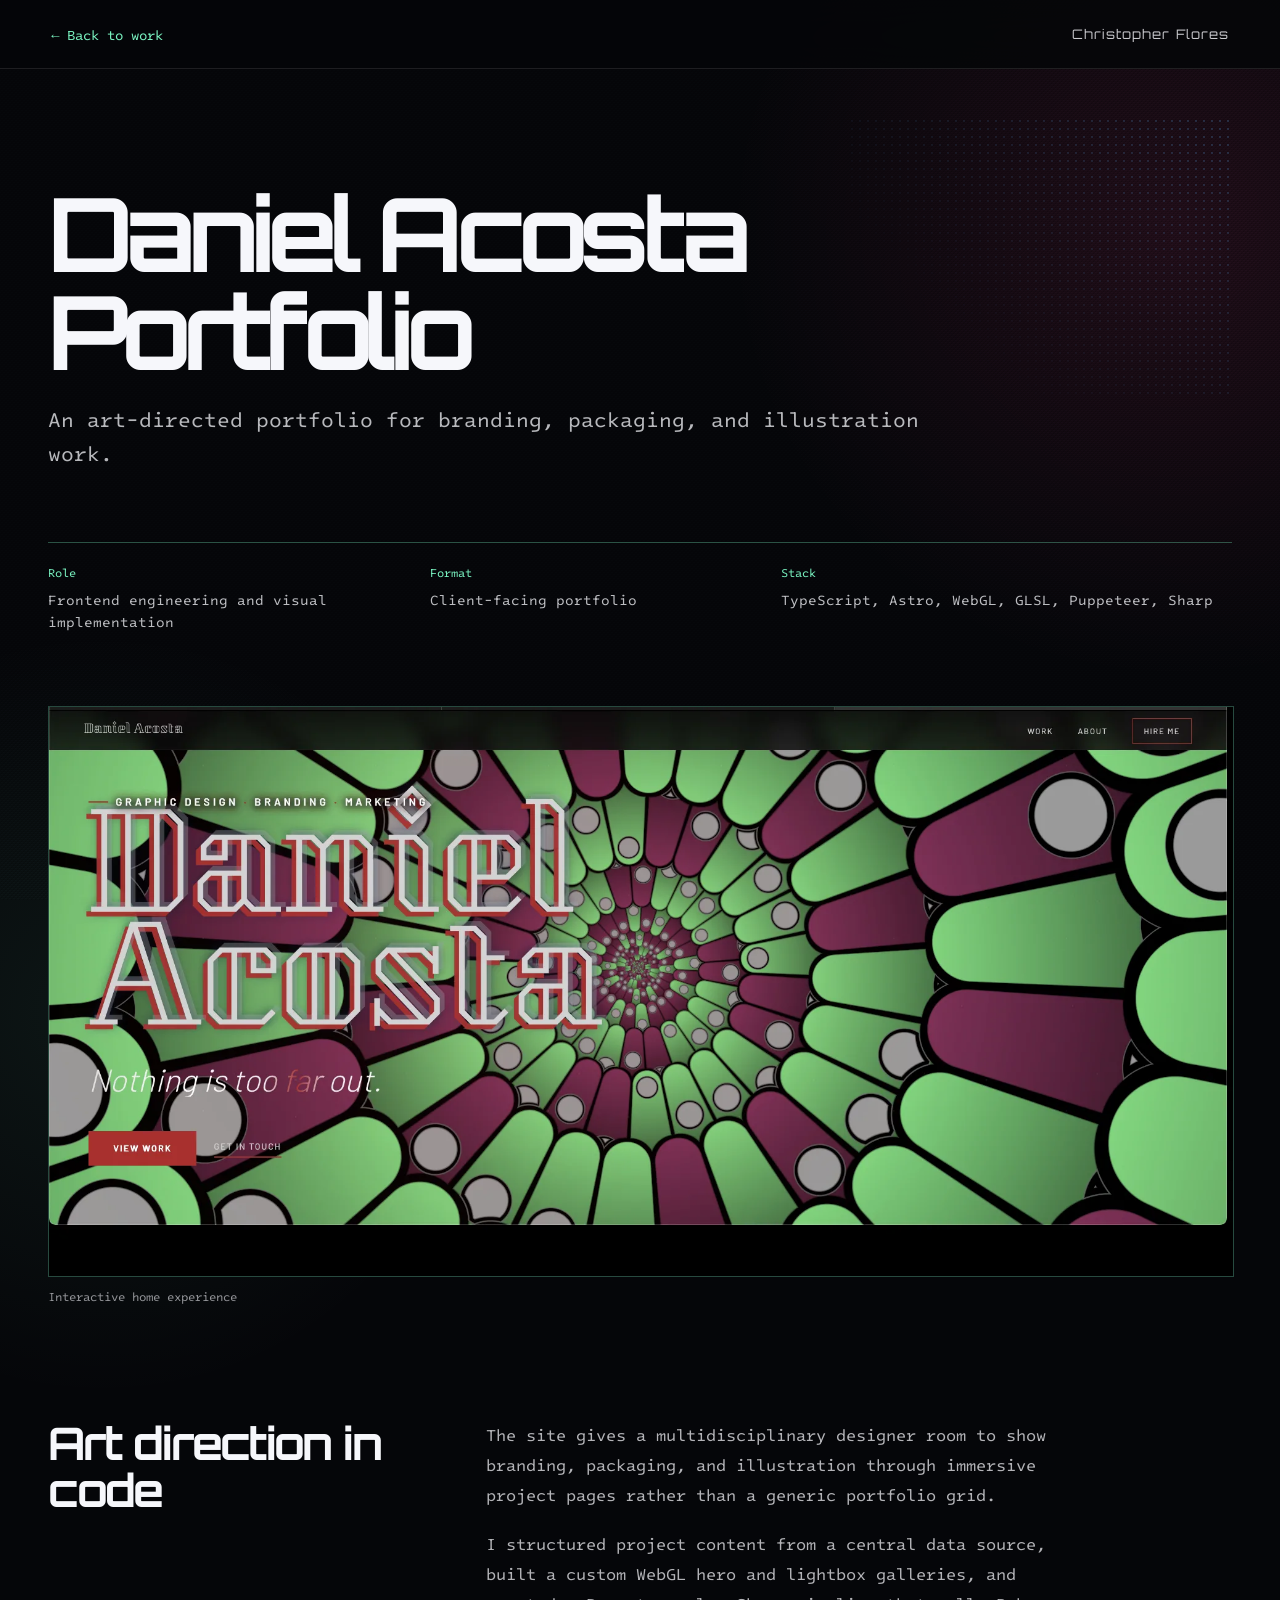
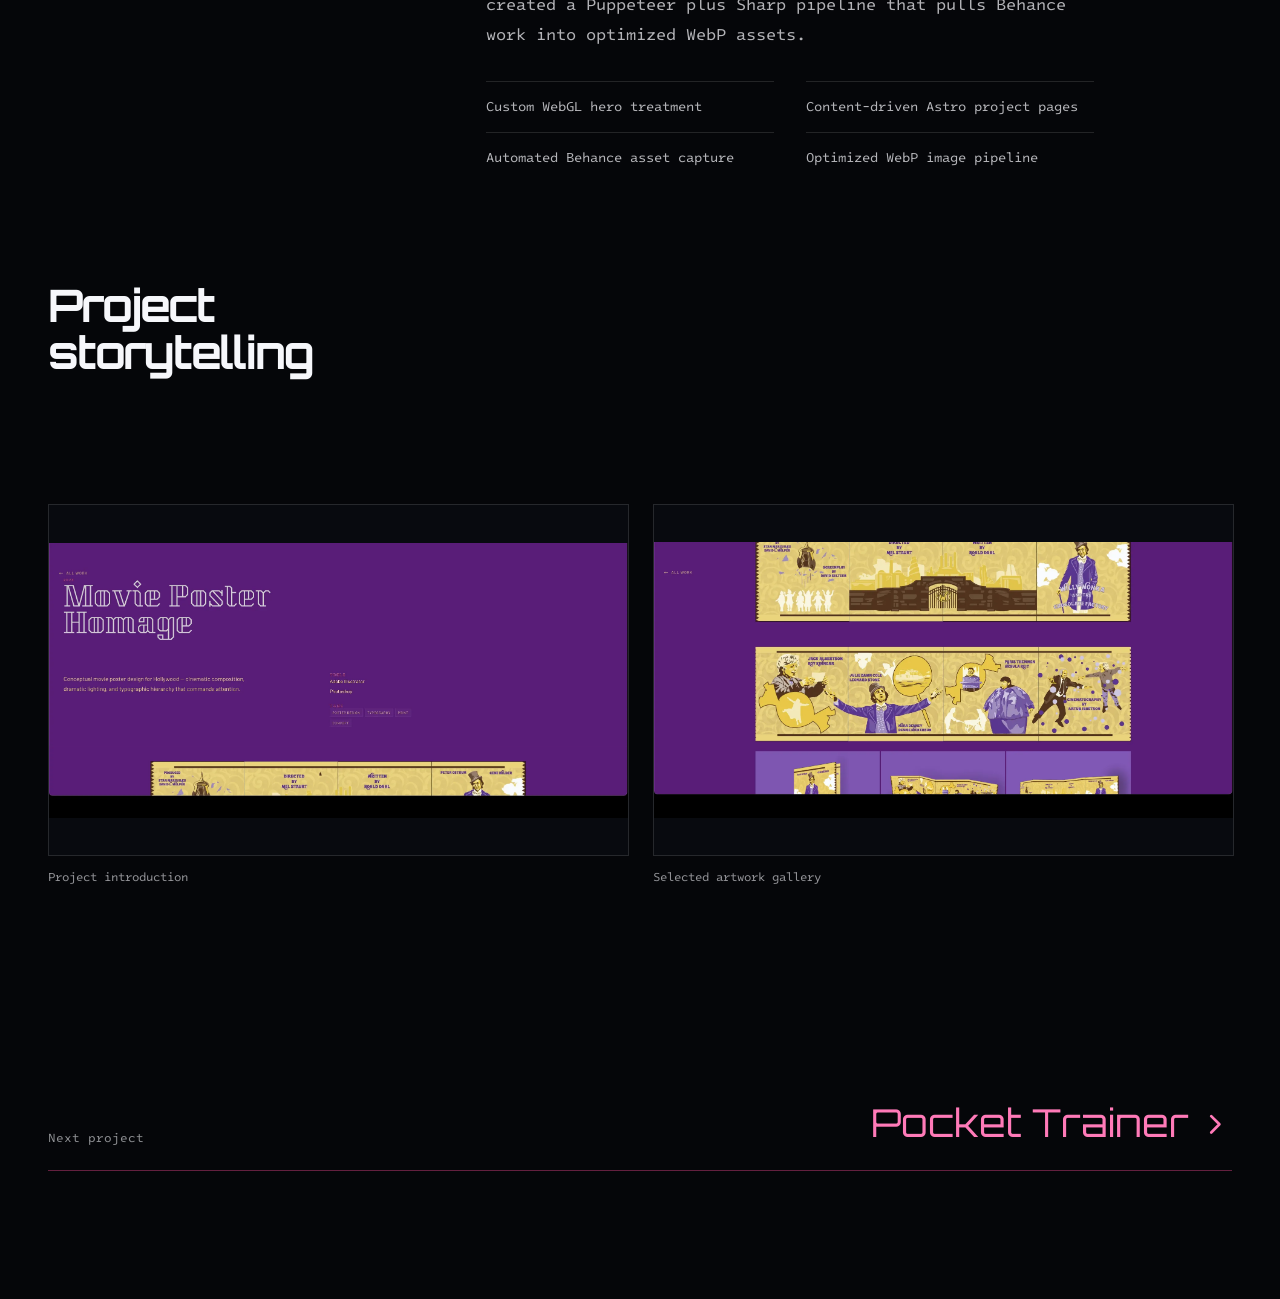
<file: projects/daniel-acosta.html>
<!DOCTYPE html>
<html lang="en">
<head>
    <meta charset="UTF-8"><meta name="viewport" content="width=device-width, initial-scale=1, viewport-fit=cover"><meta name="description" content="Daniel Acosta Portfolio case study by Christopher Flores."><title>Daniel Acosta Portfolio | Christopher Flores</title>
    <link rel="stylesheet" href="../styles.css?v=12"><link rel="stylesheet" href="../case-study.css?v=12"><link rel="preconnect" href="https://fonts.googleapis.com"><link rel="preconnect" href="https://fonts.gstatic.com" crossorigin><link href="https://fonts.googleapis.com/css2?family=Intel+One+Mono:wght@400;500;600&amp;family=Orbitron:wght@400..900&amp;display=swap" rel="stylesheet">
</head>
<body class="case-body">
    <nav class="case-nav" aria-label="Project navigation"><a href="../index.html#projects">← Back to work</a><span class="case-nav-brand">Christopher Flores</span></nav>
    <main class="case-main">
        <section class="case-hero"><div class="case-title-wrap"><h1 class="case-title">Daniel Acosta Portfolio</h1><p class="case-lede">An art-directed portfolio for branding, packaging, and illustration work.</p></div><dl class="case-meta"><div><dt>Role</dt><dd>Frontend engineering and visual implementation</dd></div><div><dt>Format</dt><dd>Client-facing portfolio</dd></div><div><dt>Stack</dt><dd>TypeScript, Astro, WebGL, GLSL, Puppeteer, Sharp</dd></div></dl><figure class="case-hero-media"><img src="../images/DanielAcosta_1.webp" alt="Daniel Acosta portfolio animated home experience"><figcaption>Interactive home experience</figcaption></figure></section>
        <section class="case-section"><h2>Art direction in code</h2><div class="case-copy"><p>The site gives a multidisciplinary designer room to show branding, packaging, and illustration through immersive project pages rather than a generic portfolio grid.</p><p>I structured project content from a central data source, built a custom WebGL hero and lightbox galleries, and created a Puppeteer plus Sharp pipeline that pulls Behance work into optimized WebP assets.</p><ul><li>Custom WebGL hero treatment</li><li>Content-driven Astro project pages</li><li>Automated Behance asset capture</li><li>Optimized WebP image pipeline</li></ul></div></section>
        <section class="case-section"><h2>Project storytelling</h2><div class="case-gallery"><figure><img src="../images/DanielAcosta_2.webp" alt="Daniel Acosta movie poster homage project page"><figcaption>Project introduction</figcaption></figure><figure><img src="../images/DanielAcosta_3.webp" alt="Daniel Acosta poster artwork gallery"><figcaption>Selected artwork gallery</figcaption></figure></div></section>
        <div class="case-next"><span>Next project</span><a href="pocket-trainer.html">Pocket Trainer <svg class="link-icon link-icon-internal" viewBox="0 0 24 24" fill="none" stroke="currentColor" stroke-width="2" stroke-linecap="round" stroke-linejoin="round" aria-hidden="true" focusable="false"><path d="m9 6 6 6-6 6"/></svg></a></div>
    </main>
</body>
</html>
</file>
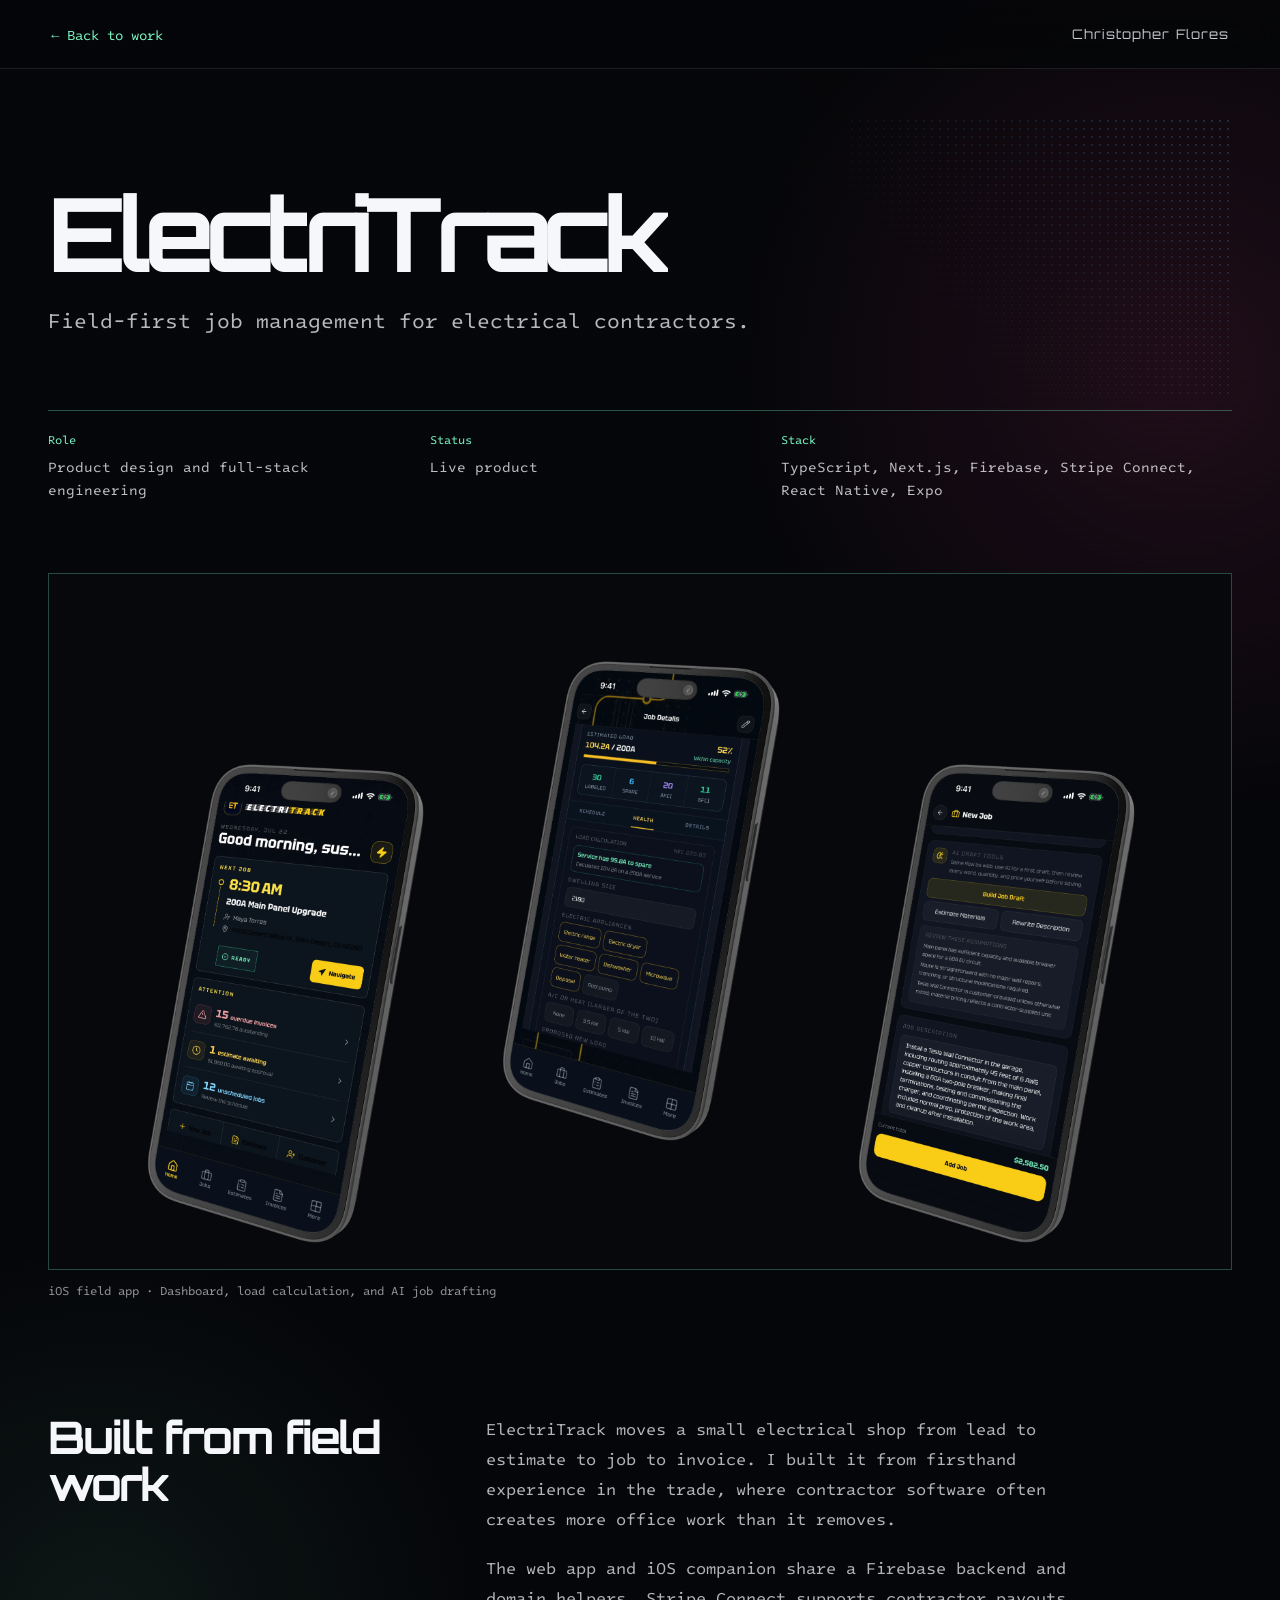
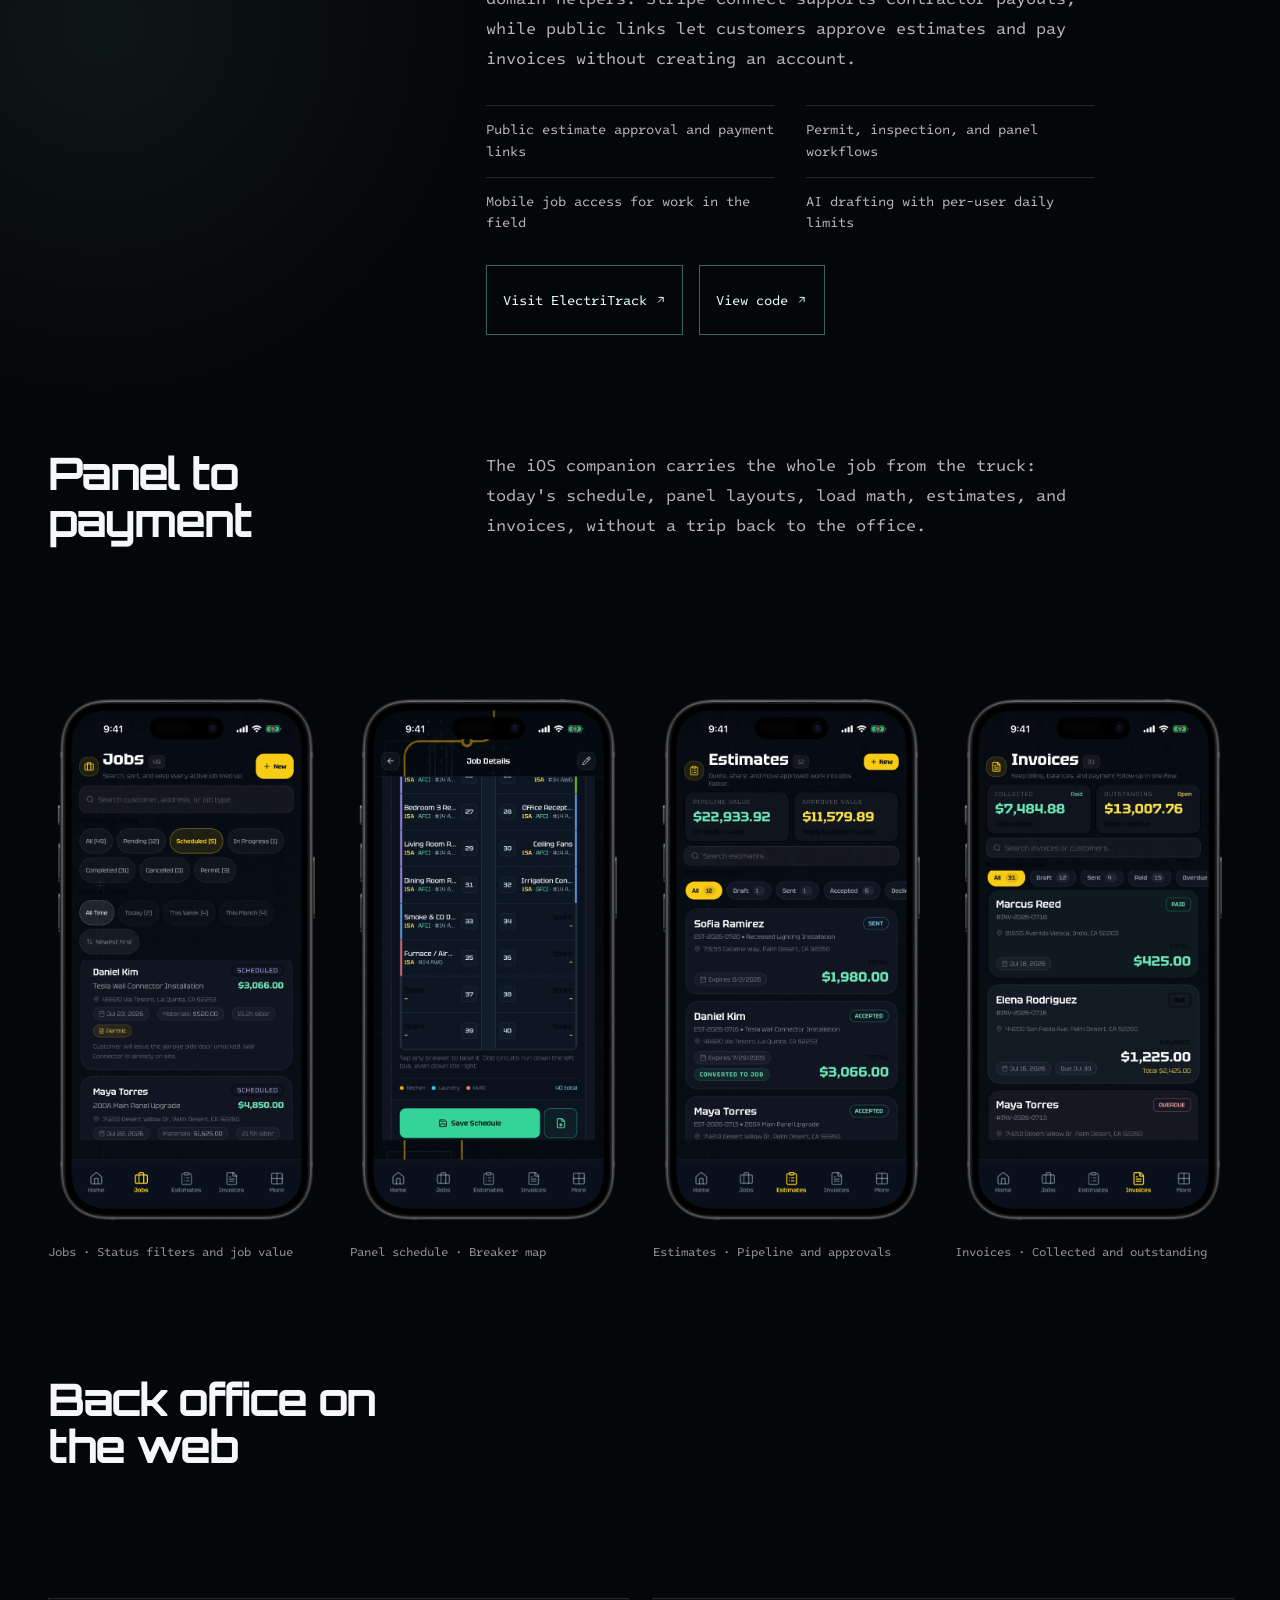
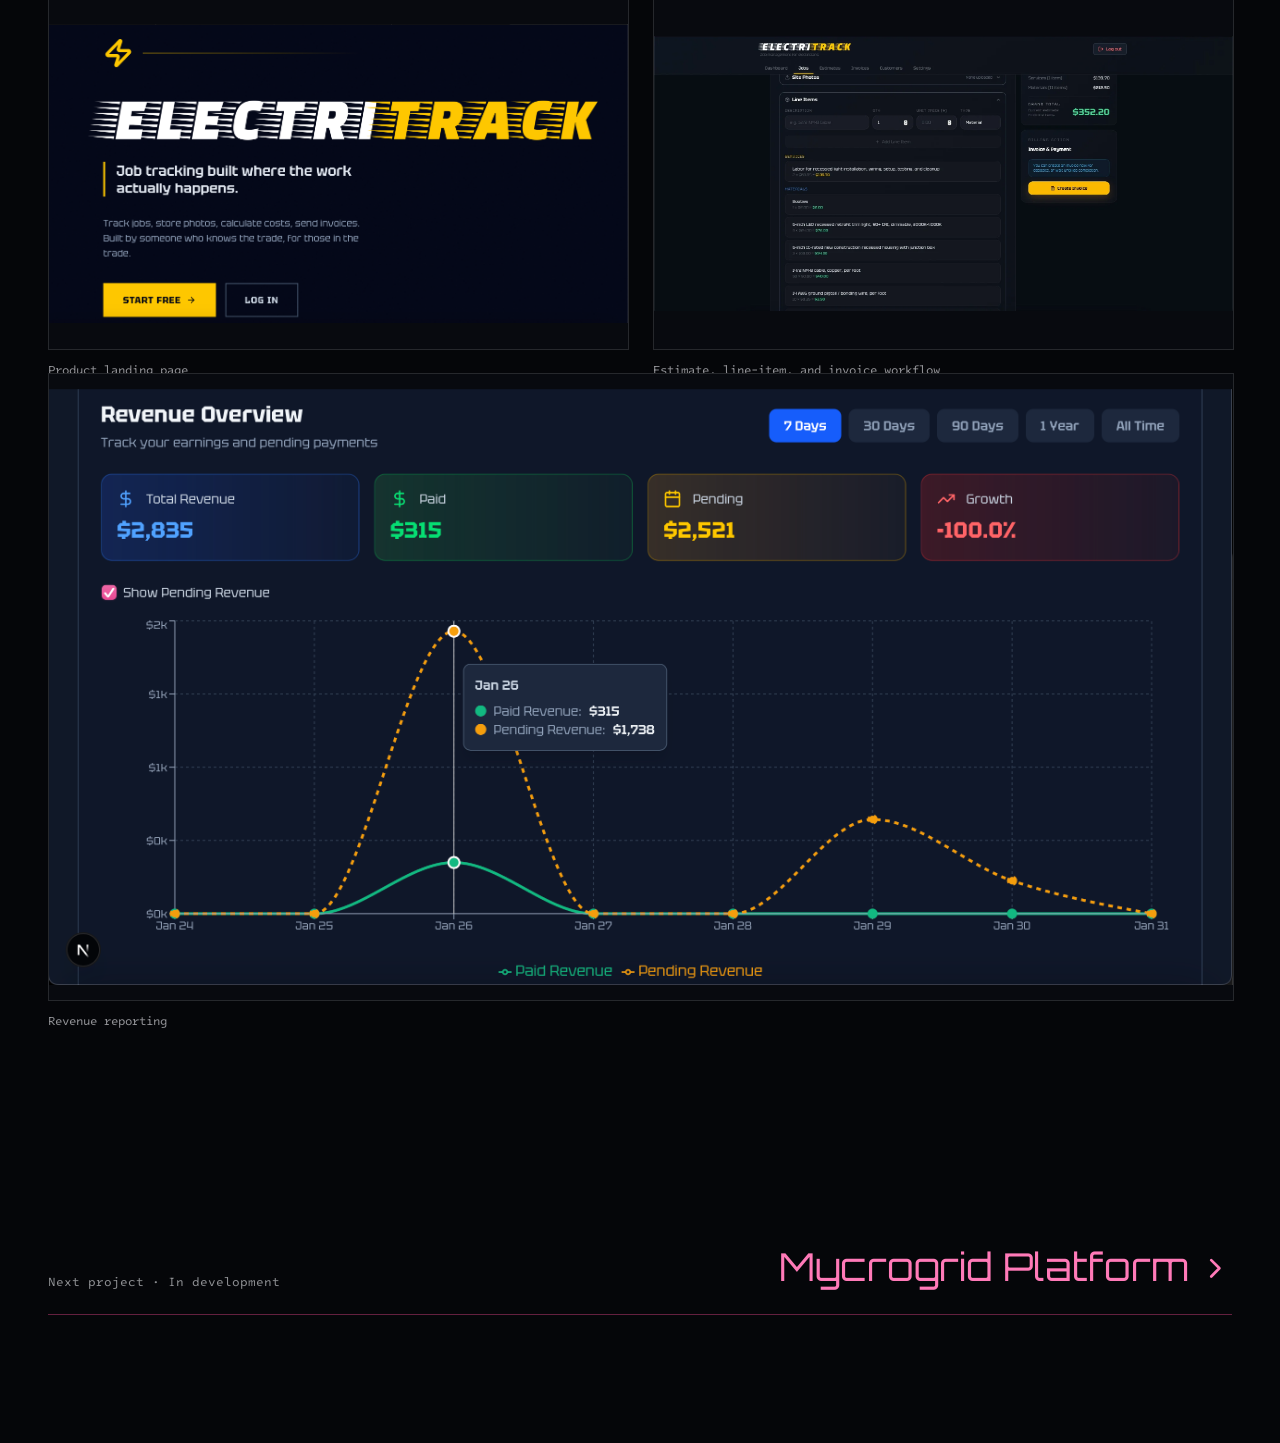
<file: projects/electritrack.html>
<!DOCTYPE html>
<html lang="en">
<head>
    <meta charset="UTF-8">
    <meta name="viewport" content="width=device-width, initial-scale=1, viewport-fit=cover">
    <meta name="description" content="ElectriTrack case study by Christopher Flores.">
    <title>ElectriTrack | Christopher Flores</title>
    <link rel="stylesheet" href="../styles.css?v=12"><link rel="stylesheet" href="../case-study.css?v=12">
    <link rel="preconnect" href="https://fonts.googleapis.com"><link rel="preconnect" href="https://fonts.gstatic.com" crossorigin><link href="https://fonts.googleapis.com/css2?family=Intel+One+Mono:wght@400;500;600&amp;family=Orbitron:wght@400..900&amp;display=swap" rel="stylesheet">
</head>
<body class="case-body">
    <nav class="case-nav" aria-label="Project navigation"><a href="../index.html#projects">← Back to work</a><span class="case-nav-brand">Christopher Flores</span></nav>
    <main class="case-main">
        <section class="case-hero"><div class="case-title-wrap"><h1 class="case-title">ElectriTrack</h1><p class="case-lede">Field-first job management for electrical contractors.</p></div><dl class="case-meta"><div><dt>Role</dt><dd>Product design and full-stack engineering</dd></div><div><dt>Status</dt><dd>Live product</dd></div><div><dt>Stack</dt><dd>TypeScript, Next.js, Firebase, Stripe Connect, React Native, Expo</dd></div></dl><figure class="case-hero-media case-hero-phones"><div class="case-phone-stage"><img src="../images/electritrack-mobile-home.webp" alt="ElectriTrack iOS home dashboard with the next job, overdue invoices, and unscheduled jobs" width="1857" height="3096"><img src="../images/electritrack-mobile-load-calculation.webp" alt="ElectriTrack iOS load calculation showing 104.2A on a 200A service" width="1857" height="3096"><img src="../images/electritrack-mobile-ai-draft.webp" alt="ElectriTrack iOS AI job draft for a Tesla Wall Connector installation" width="1857" height="3096"></div><figcaption>iOS field app · Dashboard, load calculation, and AI job drafting</figcaption></figure></section>
        <section class="case-section"><h2>Built from field work</h2><div class="case-copy"><p>ElectriTrack moves a small electrical shop from lead to estimate to job to invoice. I built it from firsthand experience in the trade, where contractor software often creates more office work than it removes.</p><p>The web app and iOS companion share a Firebase backend and domain helpers. Stripe Connect supports contractor payouts, while public links let customers approve estimates and pay invoices without creating an account.</p><ul><li>Public estimate approval and payment links</li><li>Permit, inspection, and panel workflows</li><li>Mobile job access for work in the field</li><li>AI drafting with per-user daily limits</li></ul><div class="case-actions"><a class="case-action" href="https://electritrack.com" target="_blank" rel="noopener noreferrer">Visit ElectriTrack <svg class="link-icon link-icon-external" viewBox="0 0 24 24" fill="none" stroke="currentColor" stroke-width="2" stroke-linecap="round" stroke-linejoin="round" aria-hidden="true" focusable="false"><path d="M7 17 17 7"/><path d="M8 7h9v9"/></svg></a><a class="case-action" href="https://github.com/cflores124568/electritrack" target="_blank" rel="noopener noreferrer">View code <svg class="link-icon link-icon-external" viewBox="0 0 24 24" fill="none" stroke="currentColor" stroke-width="2" stroke-linecap="round" stroke-linejoin="round" aria-hidden="true" focusable="false"><path d="M7 17 17 7"/><path d="M8 7h9v9"/></svg></a></div></div></section>
        <section class="case-section"><h2>Panel to payment</h2><div class="case-copy"><p>The iOS companion carries the whole job from the truck: today's schedule, panel layouts, load math, estimates, and invoices, without a trip back to the office.</p></div><div class="case-gallery case-phone-gallery"><figure class="case-gallery-mobile"><a href="../images/electritrack-mobile-jobs.webp" target="_blank" rel="noopener" aria-label="Open full-size Jobs screenshot"><img src="../images/electritrack-mobile-jobs.webp" alt="ElectriTrack iOS jobs list filtered by status with job values and materials" width="1419" height="2796" loading="lazy"></a><figcaption>Jobs · Status filters and job value</figcaption></figure><figure class="case-gallery-mobile"><a href="../images/electritrack-mobile-panel-schedule.webp" target="_blank" rel="noopener" aria-label="Open full-size Panel schedule screenshot"><img src="../images/electritrack-mobile-panel-schedule.webp" alt="ElectriTrack iOS panel schedule with labeled breakers and AFCI and GFCI tags" width="1419" height="2796" loading="lazy"></a><figcaption>Panel schedule · Breaker map</figcaption></figure><figure class="case-gallery-mobile"><a href="../images/electritrack-mobile-estimates.webp" target="_blank" rel="noopener" aria-label="Open full-size Estimates screenshot"><img src="../images/electritrack-mobile-estimates.webp" alt="ElectriTrack iOS estimates list with pipeline and approved value" width="1419" height="2796" loading="lazy"></a><figcaption>Estimates · Pipeline and approvals</figcaption></figure><figure class="case-gallery-mobile"><a href="../images/electritrack-mobile-invoices.webp" target="_blank" rel="noopener" aria-label="Open full-size Invoices screenshot"><img src="../images/electritrack-mobile-invoices.webp" alt="ElectriTrack iOS invoices list with collected and outstanding totals" width="1419" height="2796" loading="lazy"></a><figcaption>Invoices · Collected and outstanding</figcaption></figure></div></section>
        <section class="case-section"><h2>Back office on the web</h2><div class="case-gallery"><figure><img src="../images/ElectriTrackLanding.png" alt="ElectriTrack public landing page" loading="lazy"><figcaption>Product landing page</figcaption></figure><figure><img src="../images/ElectriTrack_1.webp" alt="ElectriTrack estimate and invoice workflow" loading="lazy"><figcaption>Estimate, line-item, and invoice workflow</figcaption></figure><figure class="case-gallery-wide"><img src="../images/ElectriTrackRevenueChart.png" alt="ElectriTrack revenue reporting" loading="lazy"><figcaption>Revenue reporting</figcaption></figure></div></section>
        <div class="case-next"><span>Next project · In development</span><a href="mycrogrid-platform.html">Mycrogrid Platform <svg class="link-icon link-icon-internal" viewBox="0 0 24 24" fill="none" stroke="currentColor" stroke-width="2" stroke-linecap="round" stroke-linejoin="round" aria-hidden="true" focusable="false"><path d="m9 6 6 6-6 6"/></svg></a></div>
    </main>
</body>
</html>
</file>
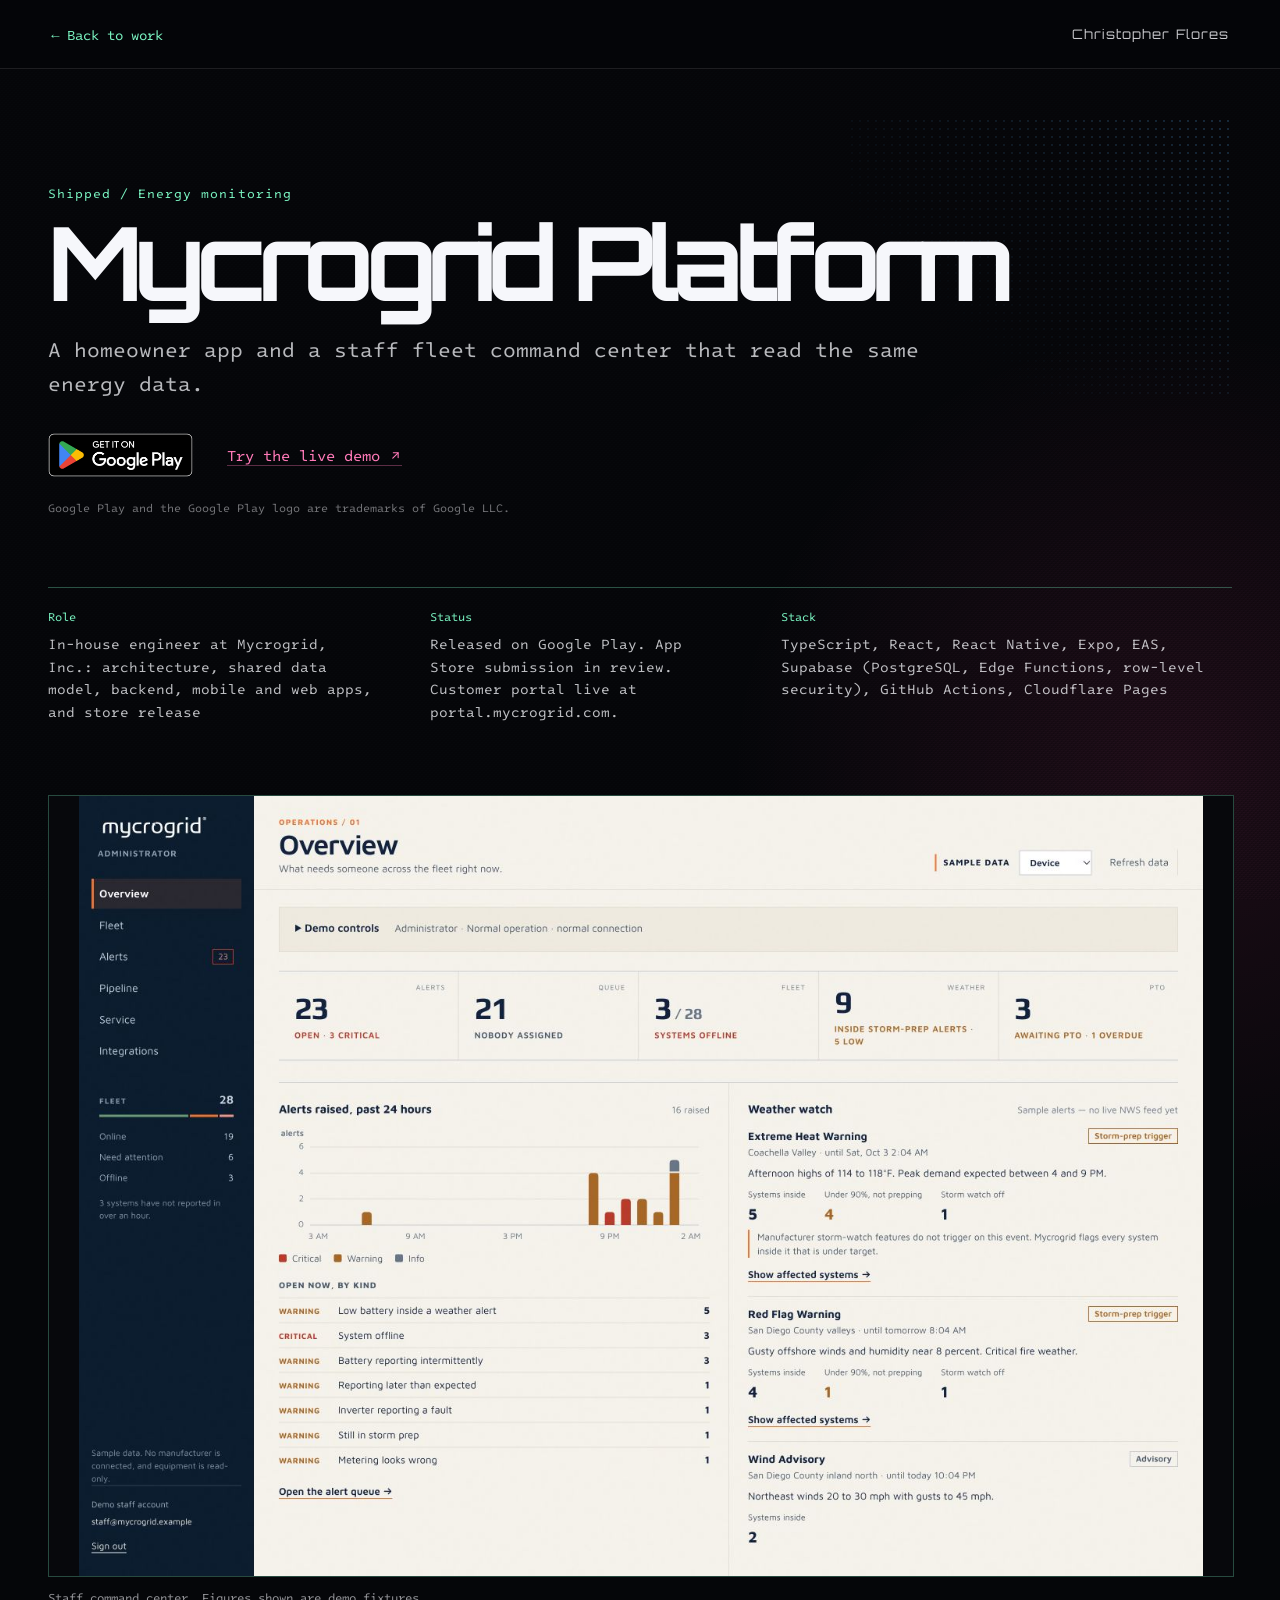
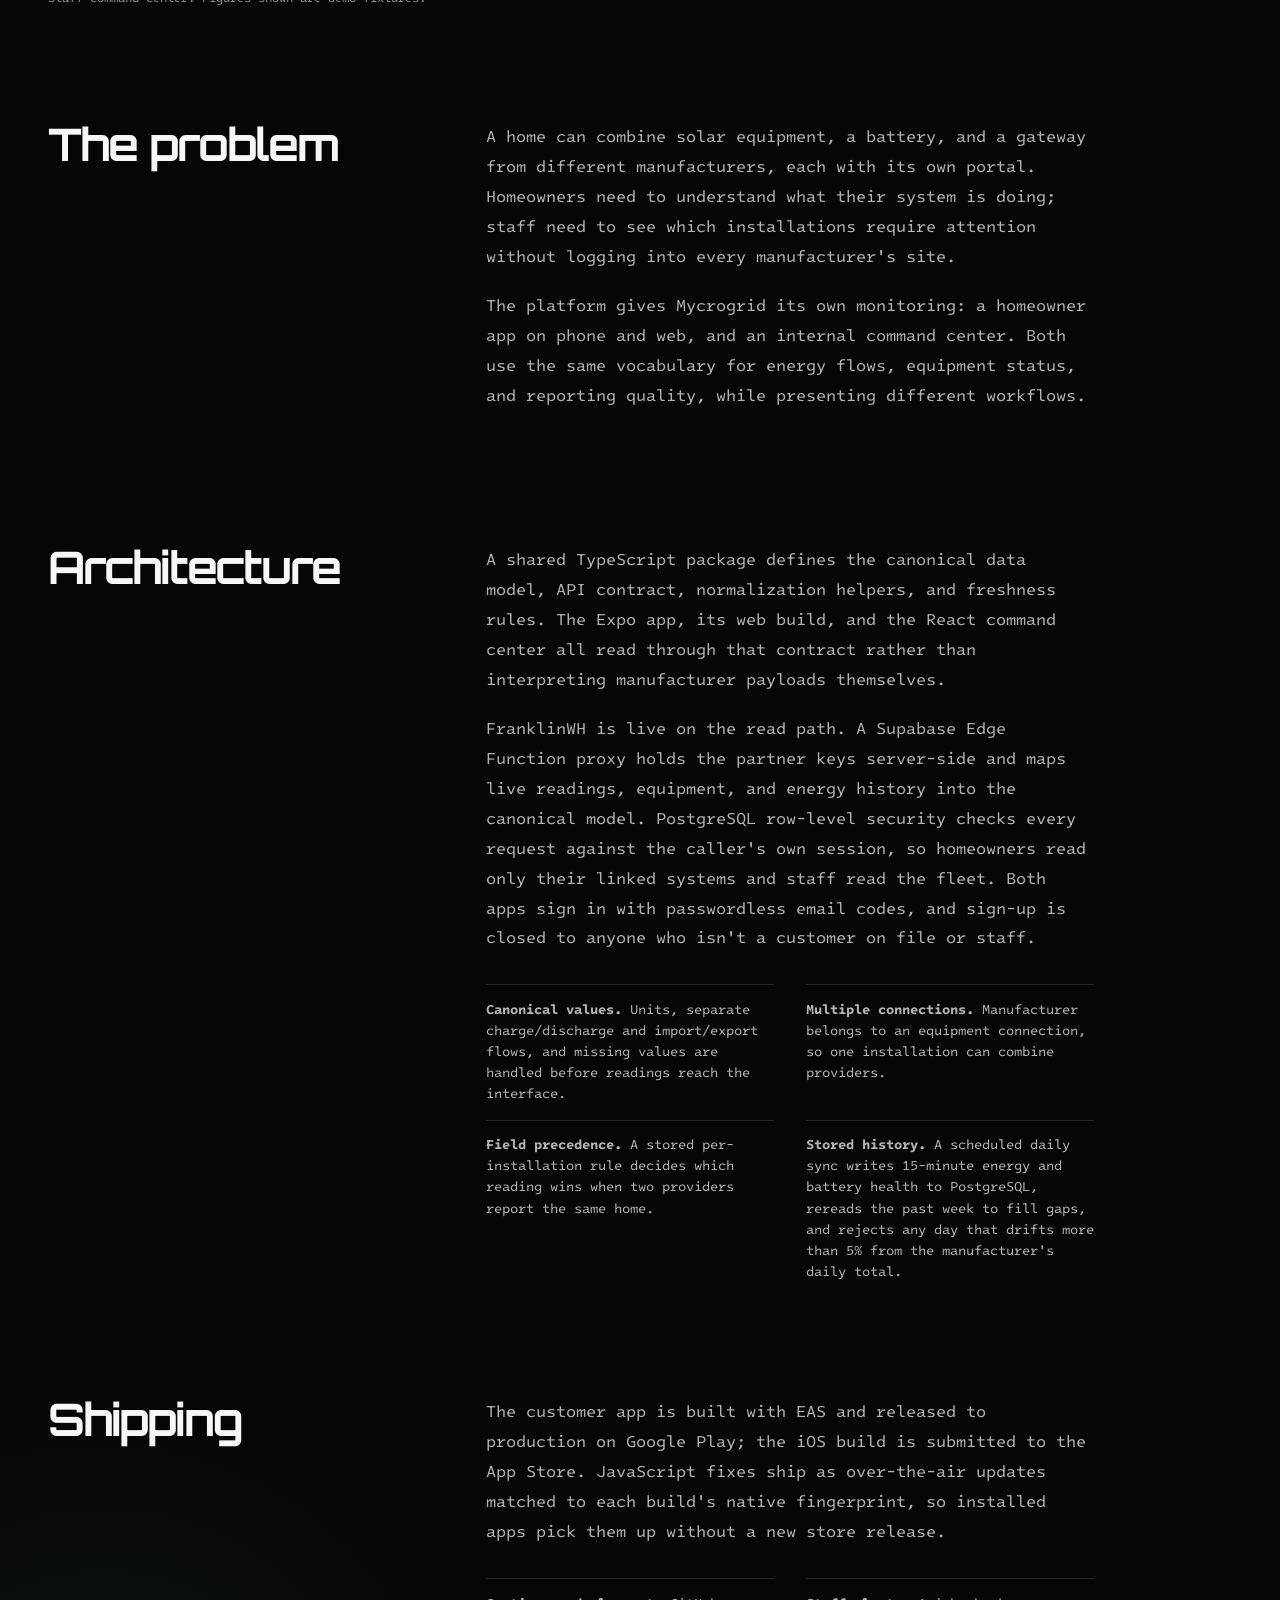
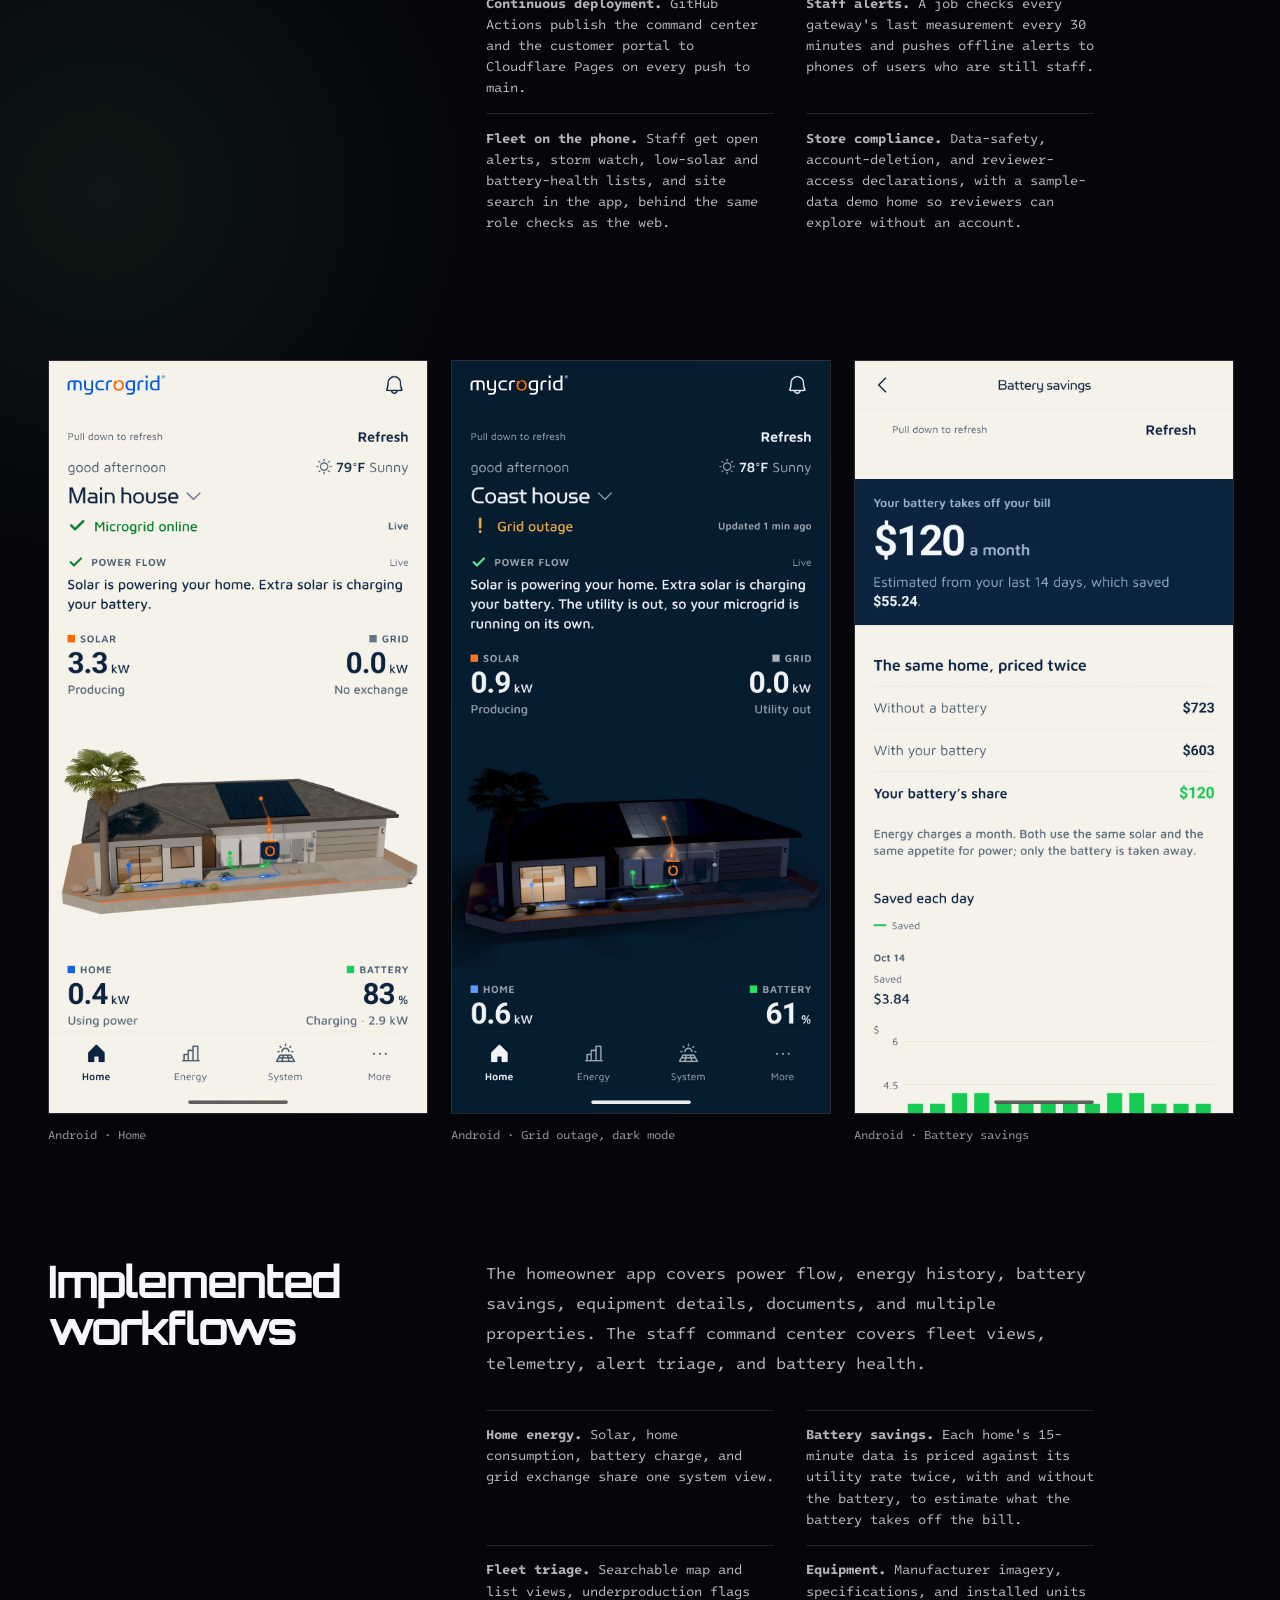
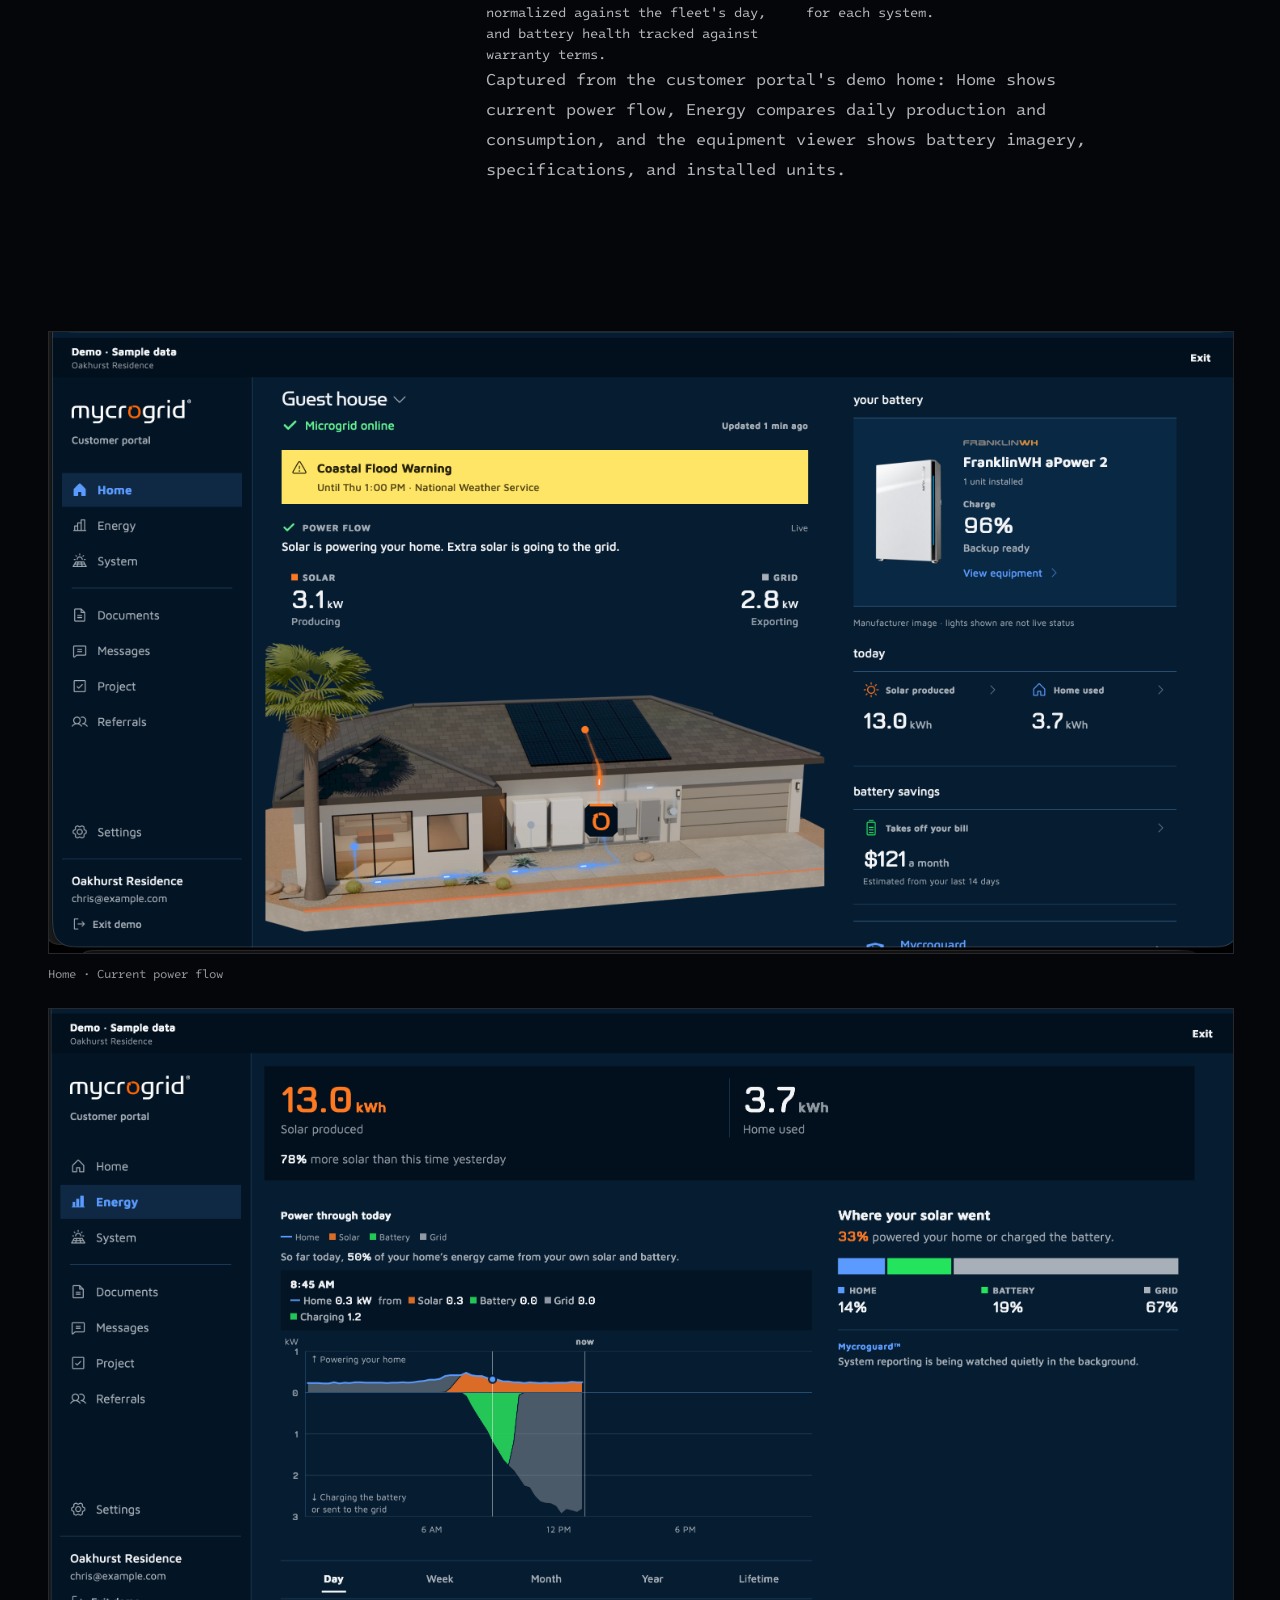
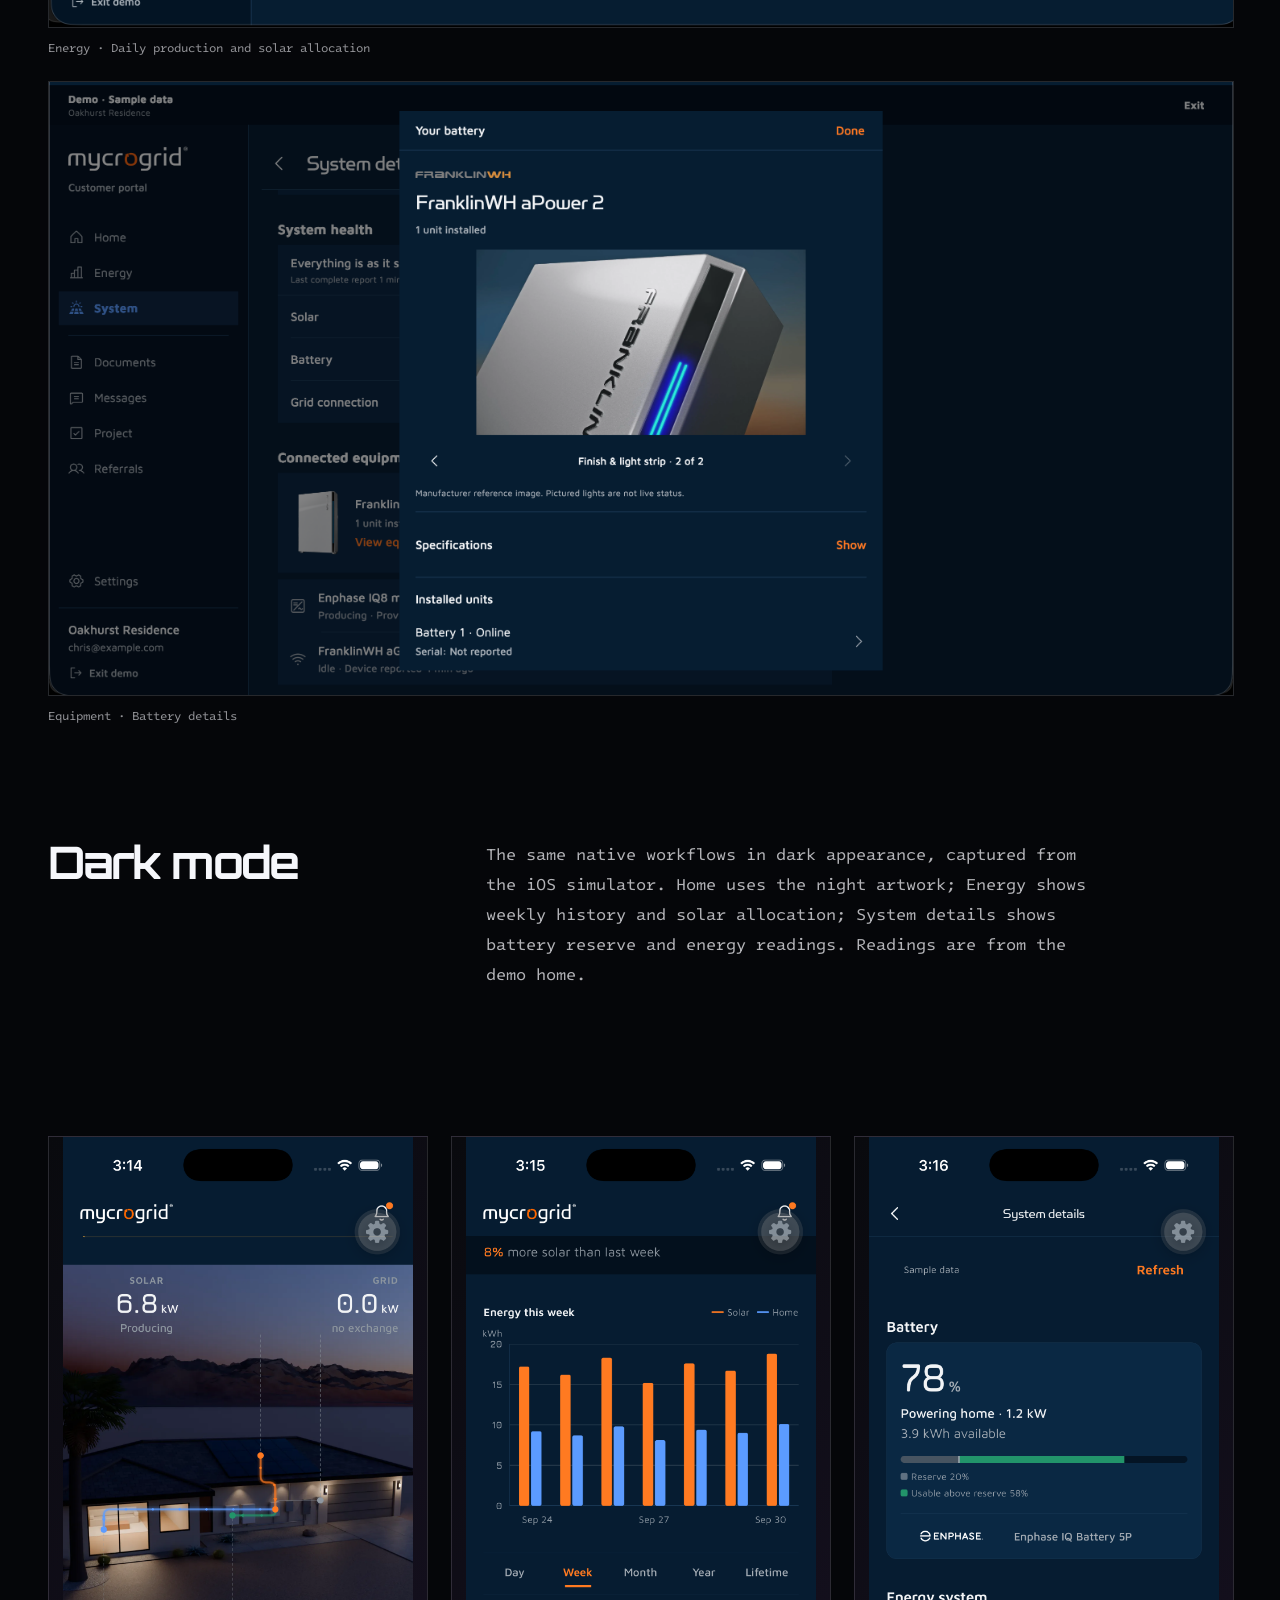
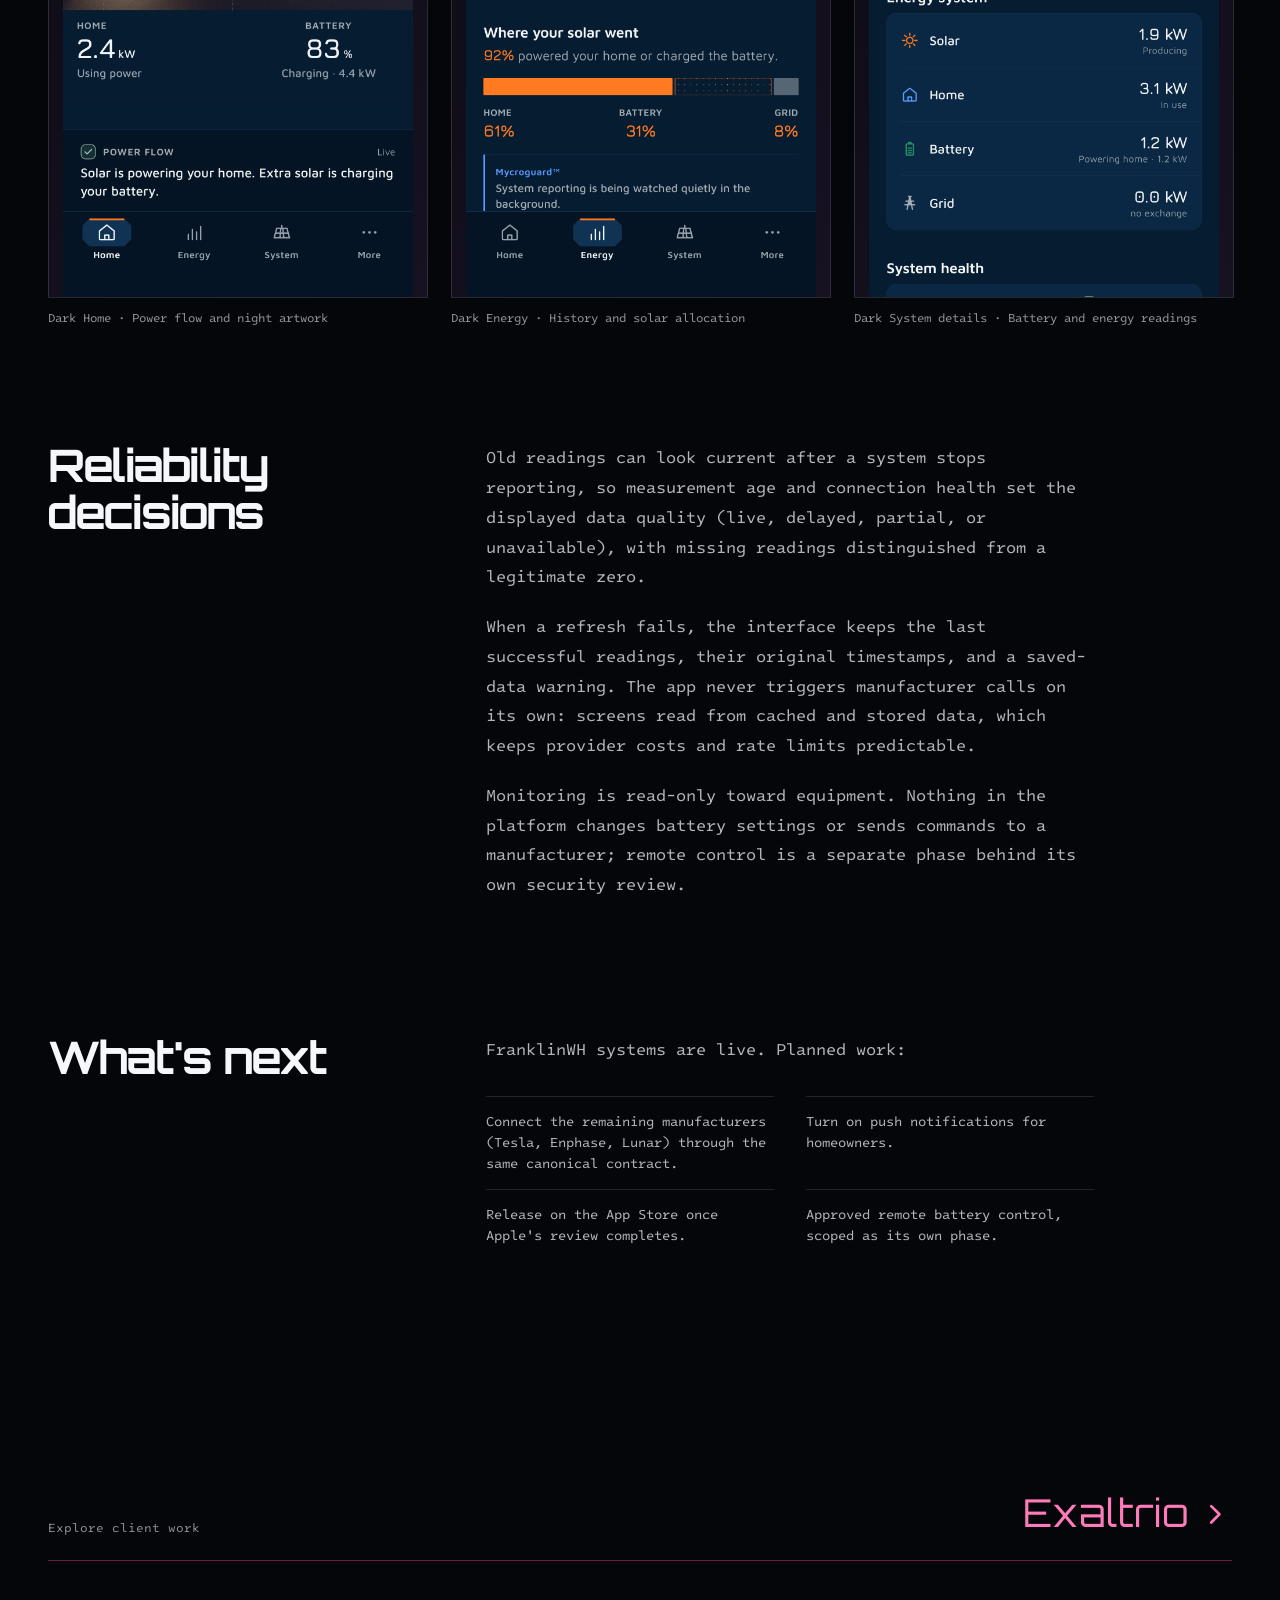
<file: projects/mycrogrid-platform.html>
<!DOCTYPE html>
<html lang="en">
<head>
    <meta charset="UTF-8">
    <meta name="viewport" content="width=device-width, initial-scale=1, viewport-fit=cover">
    <meta name="description" content="Mycrogrid Platform case study: a homeowner app released on Google Play, a customer web portal, and a staff fleet command center over one TypeScript data model, with a live FranklinWH integration on Supabase.">
    <title>Mycrogrid Platform | Christopher Flores</title>
    <link rel="stylesheet" href="../styles.css?v=13">
    <link rel="stylesheet" href="../case-study.css?v=14">
    <link rel="preconnect" href="https://fonts.googleapis.com">
    <link rel="preconnect" href="https://fonts.gstatic.com" crossorigin>
    <link href="https://fonts.googleapis.com/css2?family=Intel+One+Mono:wght@400;500;600&amp;family=Orbitron:wght@400..900&amp;display=swap" rel="stylesheet">
</head>
<body class="case-body">
    <nav class="case-nav" aria-label="Project navigation"><a href="../index.html#mycrogrid-platform">← Back to work</a><span class="case-nav-brand">Christopher Flores</span></nav>
    <main class="case-main">
        <section class="case-hero">
            <div class="case-title-wrap">
                <span class="work-label">Shipped / Energy monitoring</span>
                <h1 class="case-title">Mycrogrid Platform</h1>
                <p class="case-lede">A homeowner app and a staff fleet command center that read the same energy data.</p>
                <div class="case-store">
                    <a class="case-store-badge" href="https://play.google.com/store/apps/details?id=com.mycrogrid.home" target="_blank" rel="noopener noreferrer"><img src="../images/google-play-badge.png" alt="Get the Mycrogrid app on Google Play" width="646" height="250"></a>
                    <a class="case-store-demo" href="https://portal.mycrogrid.com" target="_blank" rel="noopener noreferrer">Try the live demo <svg class="link-icon link-icon-external" viewBox="0 0 24 24" fill="none" stroke="currentColor" stroke-width="2" stroke-linecap="round" stroke-linejoin="round" aria-hidden="true" focusable="false"><path d="M7 17 17 7"/><path d="M8 7h9v9"/></svg></a>
                    <p class="case-store-legal">Google Play and the Google Play logo are trademarks of Google LLC.</p>
                </div>
            </div>
            <dl class="case-meta">
                <div><dt>Role</dt><dd>In-house engineer at Mycrogrid, Inc.: architecture, shared data model, backend, mobile and web apps, and store release</dd></div>
                <div><dt>Status</dt><dd>Released on Google Play. App Store submission in review. Customer portal live at portal.mycrogrid.com.</dd></div>
                <div><dt>Stack</dt><dd>TypeScript, React, React Native, Expo, EAS, Supabase (PostgreSQL, Edge Functions, row-level security), GitHub Actions, Cloudflare Pages</dd></div>
            </dl>
            <figure class="case-hero-media"><img src="../images/mycrogrid-platform-command-center.jpg" alt="Mycrogrid Command Center overview with open alerts, fleet status, and weather scenarios" width="1440" height="1000"><figcaption>Staff command center. Figures shown are demo fixtures.</figcaption></figure>
        </section>

        <section class="case-section">
            <h2>The problem</h2>
            <div class="case-copy">
                <p>A home can combine solar equipment, a battery, and a gateway from different manufacturers, each with its own portal. Homeowners need to understand what their system is doing; staff need to see which installations require attention without logging into every manufacturer's site.</p>
                <p>The platform gives Mycrogrid its own monitoring: a homeowner app on phone and web, and an internal command center. Both use the same vocabulary for energy flows, equipment status, and reporting quality, while presenting different workflows.</p>
            </div>
        </section>

        <section class="case-section">
            <h2>Architecture</h2>
            <div class="case-copy">
                <p>A shared TypeScript package defines the canonical data model, API contract, normalization helpers, and freshness rules. The Expo app, its web build, and the React command center all read through that contract rather than interpreting manufacturer payloads themselves.</p>
                <p>FranklinWH is live on the read path. A Supabase Edge Function proxy holds the partner keys server-side and maps live readings, equipment, and energy history into the canonical model. PostgreSQL row-level security checks every request against the caller's own session, so homeowners read only their linked systems and staff read the fleet. Both apps sign in with passwordless email codes, and sign-up is closed to anyone who isn't a customer on file or staff.</p>
                <ul>
                    <li><strong>Canonical values.</strong> Units, separate charge/discharge and import/export flows, and missing values are handled before readings reach the interface.</li>
                    <li><strong>Multiple connections.</strong> Manufacturer belongs to an equipment connection, so one installation can combine providers.</li>
                    <li><strong>Field precedence.</strong> A stored per-installation rule decides which reading wins when two providers report the same home.</li>
                    <li><strong>Stored history.</strong> A scheduled daily sync writes 15-minute energy and battery health to PostgreSQL, rereads the past week to fill gaps, and rejects any day that drifts more than 5% from the manufacturer's daily total.</li>
                </ul>
            </div>
        </section>

        <section class="case-section" id="shipping">
            <h2>Shipping</h2>
            <div class="case-copy">
                <p>The customer app is built with EAS and released to production on Google Play; the iOS build is submitted to the App Store. JavaScript fixes ship as over-the-air updates matched to each build's native fingerprint, so installed apps pick them up without a new store release.</p>
                <ul>
                    <li><strong>Continuous deployment.</strong> GitHub Actions publish the command center and the customer portal to Cloudflare Pages on every push to main.</li>
                    <li><strong>Staff alerts.</strong> A job checks every gateway's last measurement every 30 minutes and pushes offline alerts to phones of users who are still staff.</li>
                    <li><strong>Fleet on the phone.</strong> Staff get open alerts, storm watch, low-solar and battery-health lists, and site search in the app, behind the same role checks as the web.</li>
                    <li><strong>Store compliance.</strong> Data-safety, account-deletion, and reviewer-access declarations, with a sample-data demo home so reviewers can explore without an account.</li>
                </ul>
            </div>
            <div class="case-gallery case-platform-gallery">
                <figure class="case-gallery-mobile"><a href="../images/mycrogrid-platform-android-home.webp" target="_blank" rel="noopener" aria-label="Open full-size Android Home screenshot"><img src="../images/mycrogrid-platform-android-home.webp" alt="Mycrogrid Android app Home screen with the house visualization and solar charging the battery, demo home" width="1080" height="2152" loading="lazy"></a><figcaption>Android · Home</figcaption></figure>
                <figure class="case-gallery-mobile"><a href="../images/mycrogrid-platform-android-grid-outage.webp" target="_blank" rel="noopener" aria-label="Open full-size Android grid outage screenshot"><img src="../images/mycrogrid-platform-android-grid-outage.webp" alt="Mycrogrid Android app in dark mode during a grid outage, with the microgrid running on solar and battery, demo home" width="1080" height="2152" loading="lazy"></a><figcaption>Android · Grid outage, dark mode</figcaption></figure>
                <figure class="case-gallery-mobile"><a href="../images/mycrogrid-platform-android-battery-savings.webp" target="_blank" rel="noopener" aria-label="Open full-size Android battery savings screenshot"><img src="../images/mycrogrid-platform-android-battery-savings.webp" alt="Mycrogrid Android app battery savings screen comparing the same home priced with and without a battery, demo home" width="1080" height="2152" loading="lazy"></a><figcaption>Android · Battery savings</figcaption></figure>
            </div>
        </section>

        <section class="case-section" id="implemented-workflows">
            <h2>Implemented workflows</h2>
            <div class="case-copy">
                <p>The homeowner app covers power flow, energy history, battery savings, equipment details, documents, and multiple properties. The staff command center covers fleet views, telemetry, alert triage, and battery health.</p>
                <ul>
                    <li><strong>Home energy.</strong> Solar, home consumption, battery charge, and grid exchange share one system view.</li>
                    <li><strong>Battery savings.</strong> Each home's 15-minute data is priced against its utility rate twice, with and without the battery, to estimate what the battery takes off the bill.</li>
                    <li><strong>Fleet triage.</strong> Searchable map and list views, underproduction flags normalized against the fleet's day, and battery health tracked against warranty terms.</li>
                    <li><strong>Equipment.</strong> Manufacturer imagery, specifications, and installed units for each system.</li>
                </ul>
                <p>Captured from the customer portal's demo home: Home shows current power flow, Energy compares daily production and consumption, and the equipment viewer shows battery imagery, specifications, and installed units.</p>
            </div>
            <div class="case-gallery case-platform-gallery case-portal-gallery">
                <figure><a href="../images/mycrogrid-platform-home-web.png" target="_blank" rel="noopener" aria-label="Open full-size Home screenshot"><img src="../images/mycrogrid-platform-home-web.png" alt="Mycrogrid customer portal Home screen with a house visualization, current power flow, and battery status, demo home" width="2932" height="1538" loading="lazy"></a><figcaption>Home · Current power flow</figcaption></figure>
                <figure><a href="../images/mycrogrid-platform-energy-web.png" target="_blank" rel="noopener" aria-label="Open full-size Energy screenshot"><img src="../images/mycrogrid-platform-energy-web.png" alt="Mycrogrid customer portal Energy screen showing daily production, home consumption, and solar allocation, demo home" width="2923" height="1526" loading="lazy"></a><figcaption>Energy · Daily production and solar allocation</figcaption></figure>
                <figure><a href="../images/mycrogrid-platform-equipment-web.png" target="_blank" rel="noopener" aria-label="Open full-size Equipment screenshot"><img src="../images/mycrogrid-platform-equipment-web.png" alt="Mycrogrid customer portal battery viewer showing the FranklinWH aPower 2 finish and light strip, specifications, and an installed unit, demo home" width="2940" height="1521" loading="lazy"></a><figcaption>Equipment · Battery details</figcaption></figure>
            </div>
        </section>

        <section class="case-section" id="dark-mode">
            <h2>Dark mode</h2>
            <div class="case-copy">
                <p>The same native workflows in dark appearance, captured from the iOS simulator. Home uses the night artwork; Energy shows weekly history and solar allocation; System details shows battery reserve and energy readings. Readings are from the demo home.</p>
            </div>
            <div class="case-gallery case-platform-gallery">
                <figure class="case-gallery-mobile"><a href="../images/mycrogrid-platform-home-dark-ios.png" target="_blank" rel="noopener" aria-label="Open full-size dark Home screenshot"><img src="../images/mycrogrid-platform-home-dark-ios.png" alt="Mycrogrid native iOS Home screen in dark mode with night artwork and power flow, demo home" width="1206" height="2622" loading="lazy"></a><figcaption>Dark Home · Power flow and night artwork</figcaption></figure>
                <figure class="case-gallery-mobile"><a href="../images/mycrogrid-platform-energy-dark-ios.png" target="_blank" rel="noopener" aria-label="Open full-size dark Energy screenshot"><img src="../images/mycrogrid-platform-energy-dark-ios.png" alt="Mycrogrid native iOS Energy screen in dark mode with a weekly chart and solar allocation, demo home" width="1206" height="2622" loading="lazy"></a><figcaption>Dark Energy · History and solar allocation</figcaption></figure>
                <figure class="case-gallery-mobile"><a href="../images/mycrogrid-platform-system-dark-ios.png" target="_blank" rel="noopener" aria-label="Open full-size dark System details screenshot"><img src="../images/mycrogrid-platform-system-dark-ios.png" alt="Mycrogrid native iOS System details screen in dark mode with battery capacity and energy readings, demo home" width="1206" height="2622" loading="lazy"></a><figcaption>Dark System details · Battery and energy readings</figcaption></figure>
            </div>
        </section>

        <section class="case-section">
            <h2>Reliability decisions</h2>
            <div class="case-copy">
                <p>Old readings can look current after a system stops reporting, so measurement age and connection health set the displayed data quality (live, delayed, partial, or unavailable), with missing readings distinguished from a legitimate zero.</p>
                <p>When a refresh fails, the interface keeps the last successful readings, their original timestamps, and a saved-data warning. The app never triggers manufacturer calls on its own: screens read from cached and stored data, which keeps provider costs and rate limits predictable.</p>
                <p>Monitoring is read-only toward equipment. Nothing in the platform changes battery settings or sends commands to a manufacturer; remote control is a separate phase behind its own security review.</p>
            </div>
        </section>

        <section class="case-section">
            <h2>What's next</h2>
            <div class="case-copy">
                <p>FranklinWH systems are live. Planned work:</p>
                <ul>
                    <li>Connect the remaining manufacturers (Tesla, Enphase, Lunar) through the same canonical contract.</li>
                    <li>Turn on push notifications for homeowners.</li>
                    <li>Release on the App Store once Apple's review completes.</li>
                    <li>Approved remote battery control, scoped as its own phase.</li>
                </ul>
            </div>
        </section>
        <div class="case-next"><span>Explore client work</span><a href="../index.html#exaltrio">Exaltrio <svg class="link-icon link-icon-internal" viewBox="0 0 24 24" fill="none" stroke="currentColor" stroke-width="2" stroke-linecap="round" stroke-linejoin="round" aria-hidden="true" focusable="false"><path d="m9 6 6 6-6 6"/></svg></a></div>
    </main>
</body>
</html>
</file>
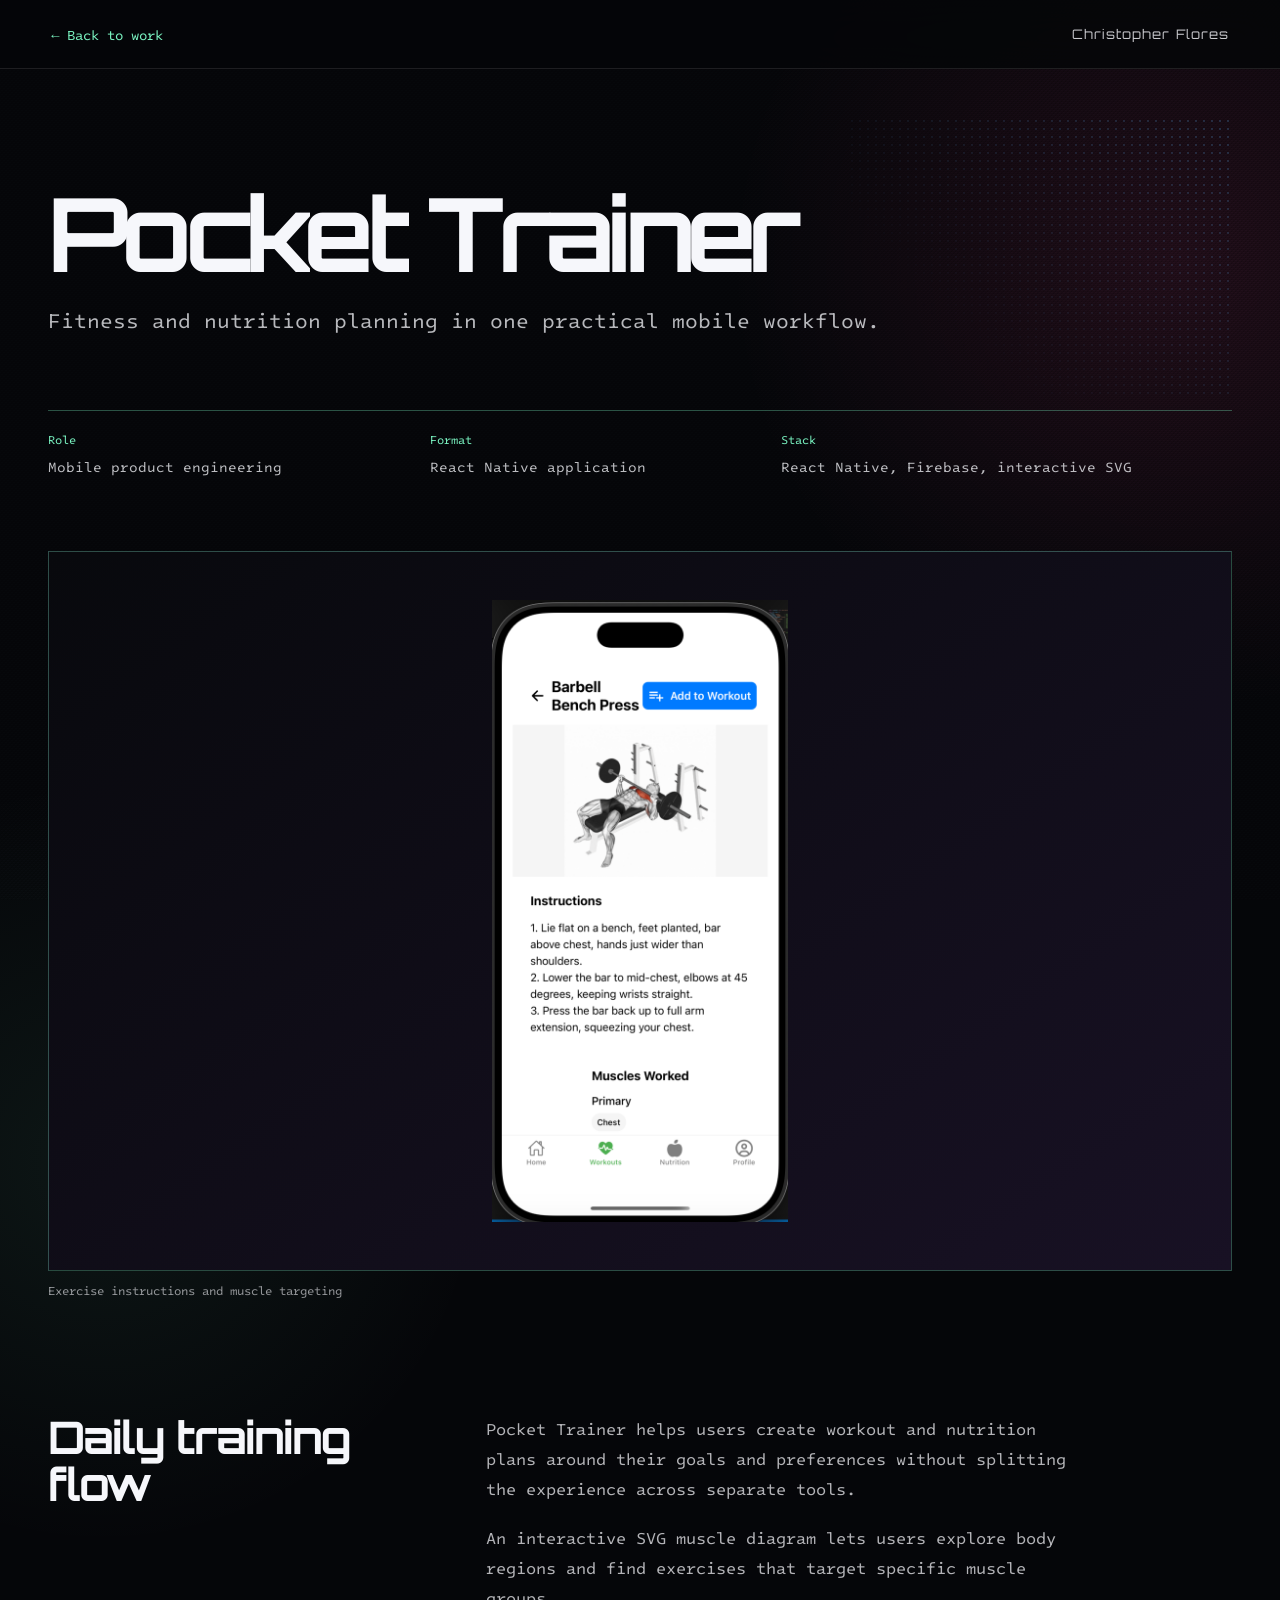
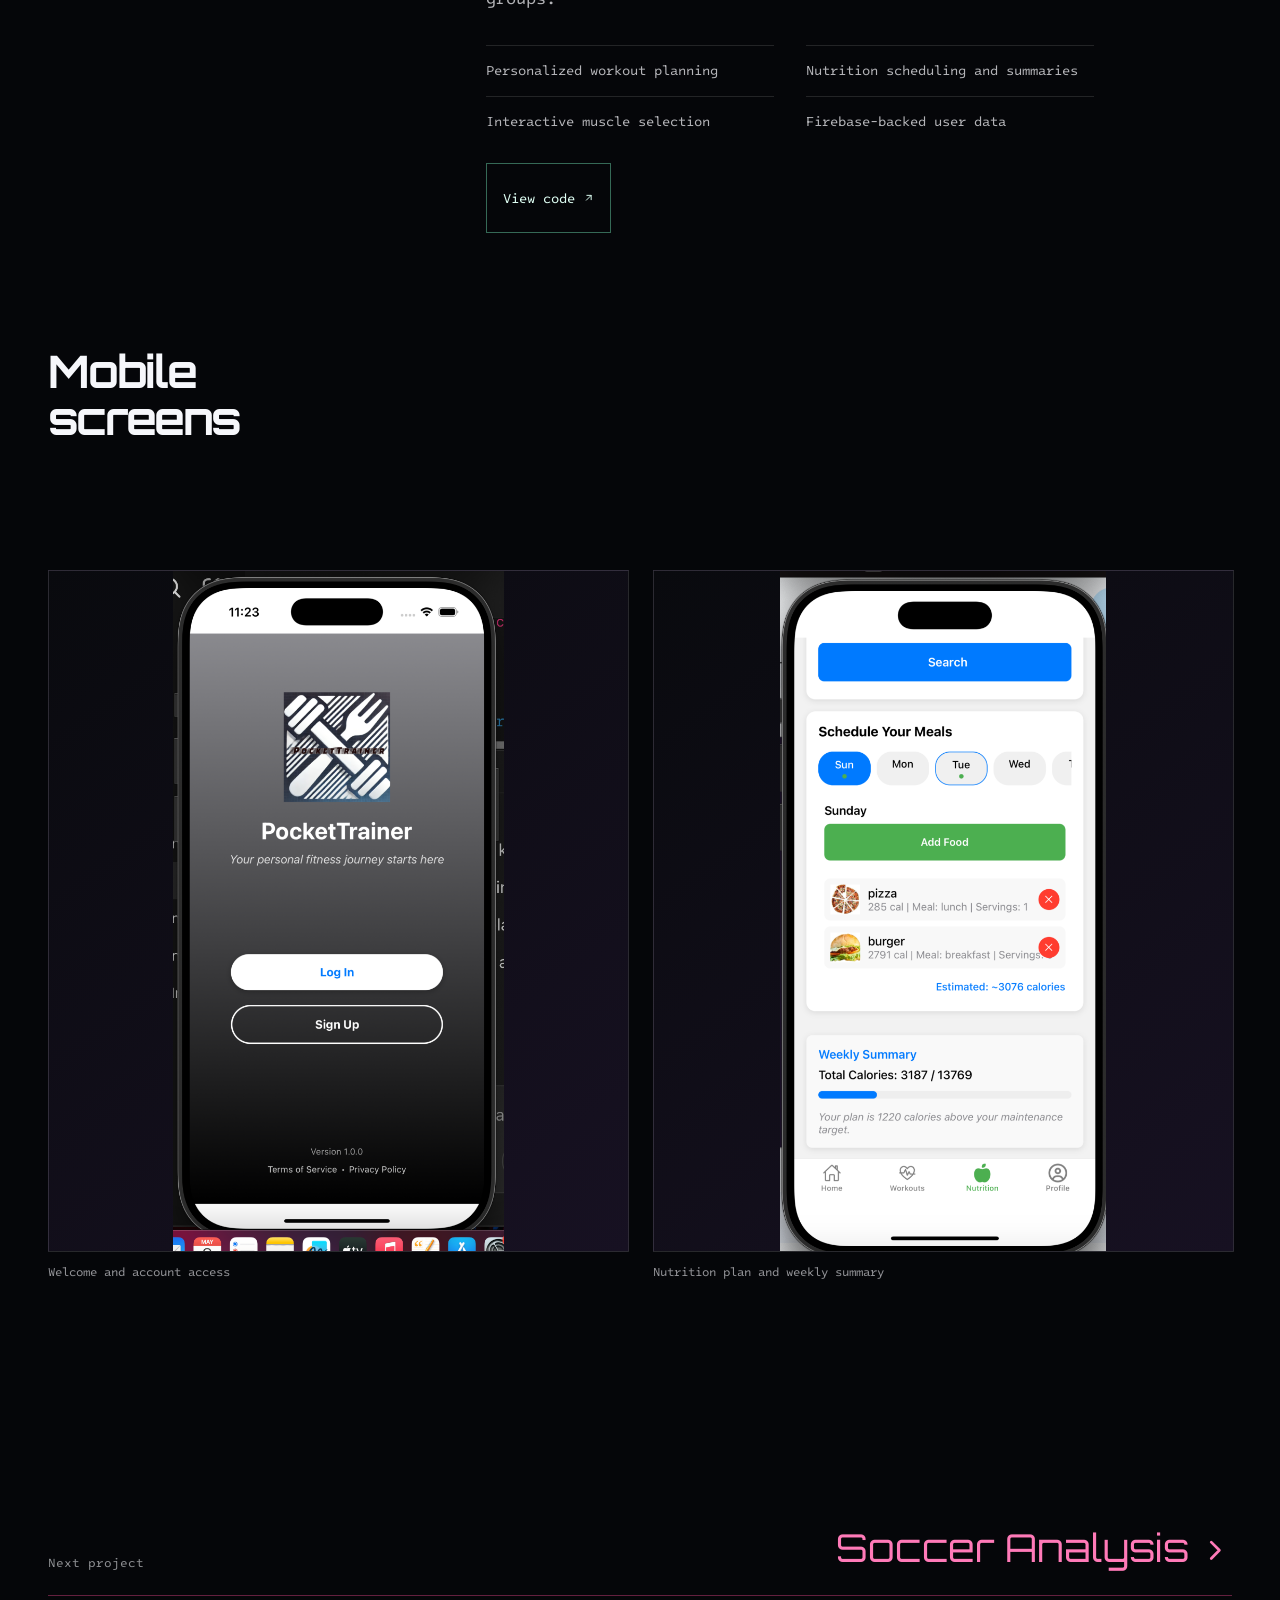
<file: projects/pocket-trainer.html>
<!DOCTYPE html>
<html lang="en">
<head>
    <meta charset="UTF-8"><meta name="viewport" content="width=device-width, initial-scale=1, viewport-fit=cover"><meta name="description" content="Pocket Trainer case study by Christopher Flores."><title>Pocket Trainer | Christopher Flores</title>
    <link rel="stylesheet" href="../styles.css?v=12"><link rel="stylesheet" href="../case-study.css?v=12"><link rel="preconnect" href="https://fonts.googleapis.com"><link rel="preconnect" href="https://fonts.gstatic.com" crossorigin><link href="https://fonts.googleapis.com/css2?family=Intel+One+Mono:wght@400;500;600&amp;family=Orbitron:wght@400..900&amp;display=swap" rel="stylesheet">
</head>
<body class="case-body">
    <nav class="case-nav" aria-label="Project navigation"><a href="../index.html#projects">← Back to work</a><span class="case-nav-brand">Christopher Flores</span></nav>
    <main class="case-main">
        <section class="case-hero"><div class="case-title-wrap"><h1 class="case-title">Pocket Trainer</h1><p class="case-lede">Fitness and nutrition planning in one practical mobile workflow.</p></div><dl class="case-meta"><div><dt>Role</dt><dd>Mobile product engineering</dd></div><div><dt>Format</dt><dd>React Native application</dd></div><div><dt>Stack</dt><dd>React Native, Firebase, interactive SVG</dd></div></dl><figure class="case-hero-media case-hero-media-contain"><img src="../images/PocketTrainer_ExerciseDetails.png" alt="Pocket Trainer exercise detail screen"><figcaption>Exercise instructions and muscle targeting</figcaption></figure></section>
        <section class="case-section"><h2>Daily training flow</h2><div class="case-copy"><p>Pocket Trainer helps users create workout and nutrition plans around their goals and preferences without splitting the experience across separate tools.</p><p>An interactive SVG muscle diagram lets users explore body regions and find exercises that target specific muscle groups.</p><ul><li>Personalized workout planning</li><li>Nutrition scheduling and summaries</li><li>Interactive muscle selection</li><li>Firebase-backed user data</li></ul><div class="case-actions"><a class="case-action" href="https://github.com/cflores124568/pocket-trainer" target="_blank" rel="noopener noreferrer">View code <svg class="link-icon link-icon-external" viewBox="0 0 24 24" fill="none" stroke="currentColor" stroke-width="2" stroke-linecap="round" stroke-linejoin="round" aria-hidden="true" focusable="false"><path d="M7 17 17 7"/><path d="M8 7h9v9"/></svg></a></div></div></section>
        <section class="case-section"><h2>Mobile screens</h2><div class="case-gallery case-gallery-mobile"><figure><img src="../images/PocketTrainer.png" alt="Pocket Trainer login screen"><figcaption>Welcome and account access</figcaption></figure><figure><img src="../images/PocketTrainer_NutritionPlan.png" alt="Pocket Trainer nutrition plan"><figcaption>Nutrition plan and weekly summary</figcaption></figure></div></section>
        <div class="case-next"><span>Next project</span><a href="soccer-analysis.html">Soccer Analysis <svg class="link-icon link-icon-internal" viewBox="0 0 24 24" fill="none" stroke="currentColor" stroke-width="2" stroke-linecap="round" stroke-linejoin="round" aria-hidden="true" focusable="false"><path d="m9 6 6 6-6 6"/></svg></a></div>
    </main>
</body>
</html>
</file>
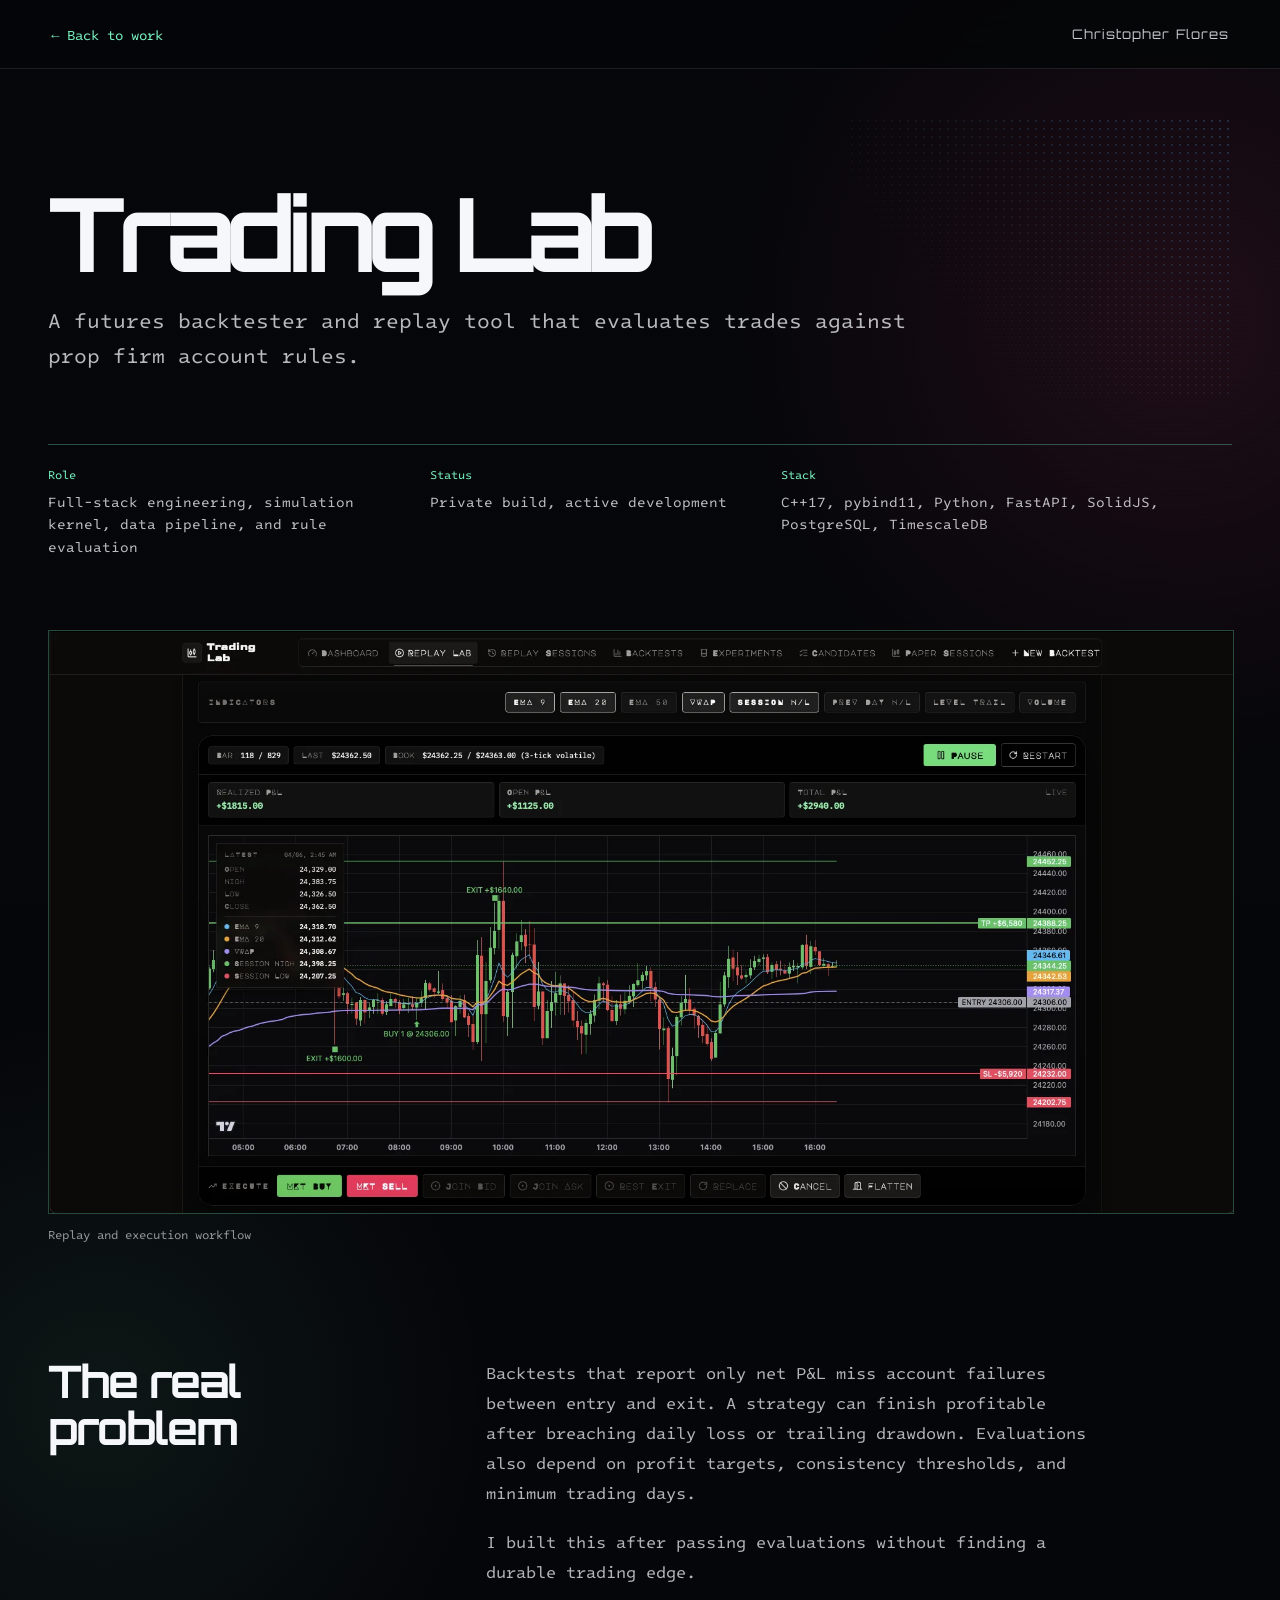
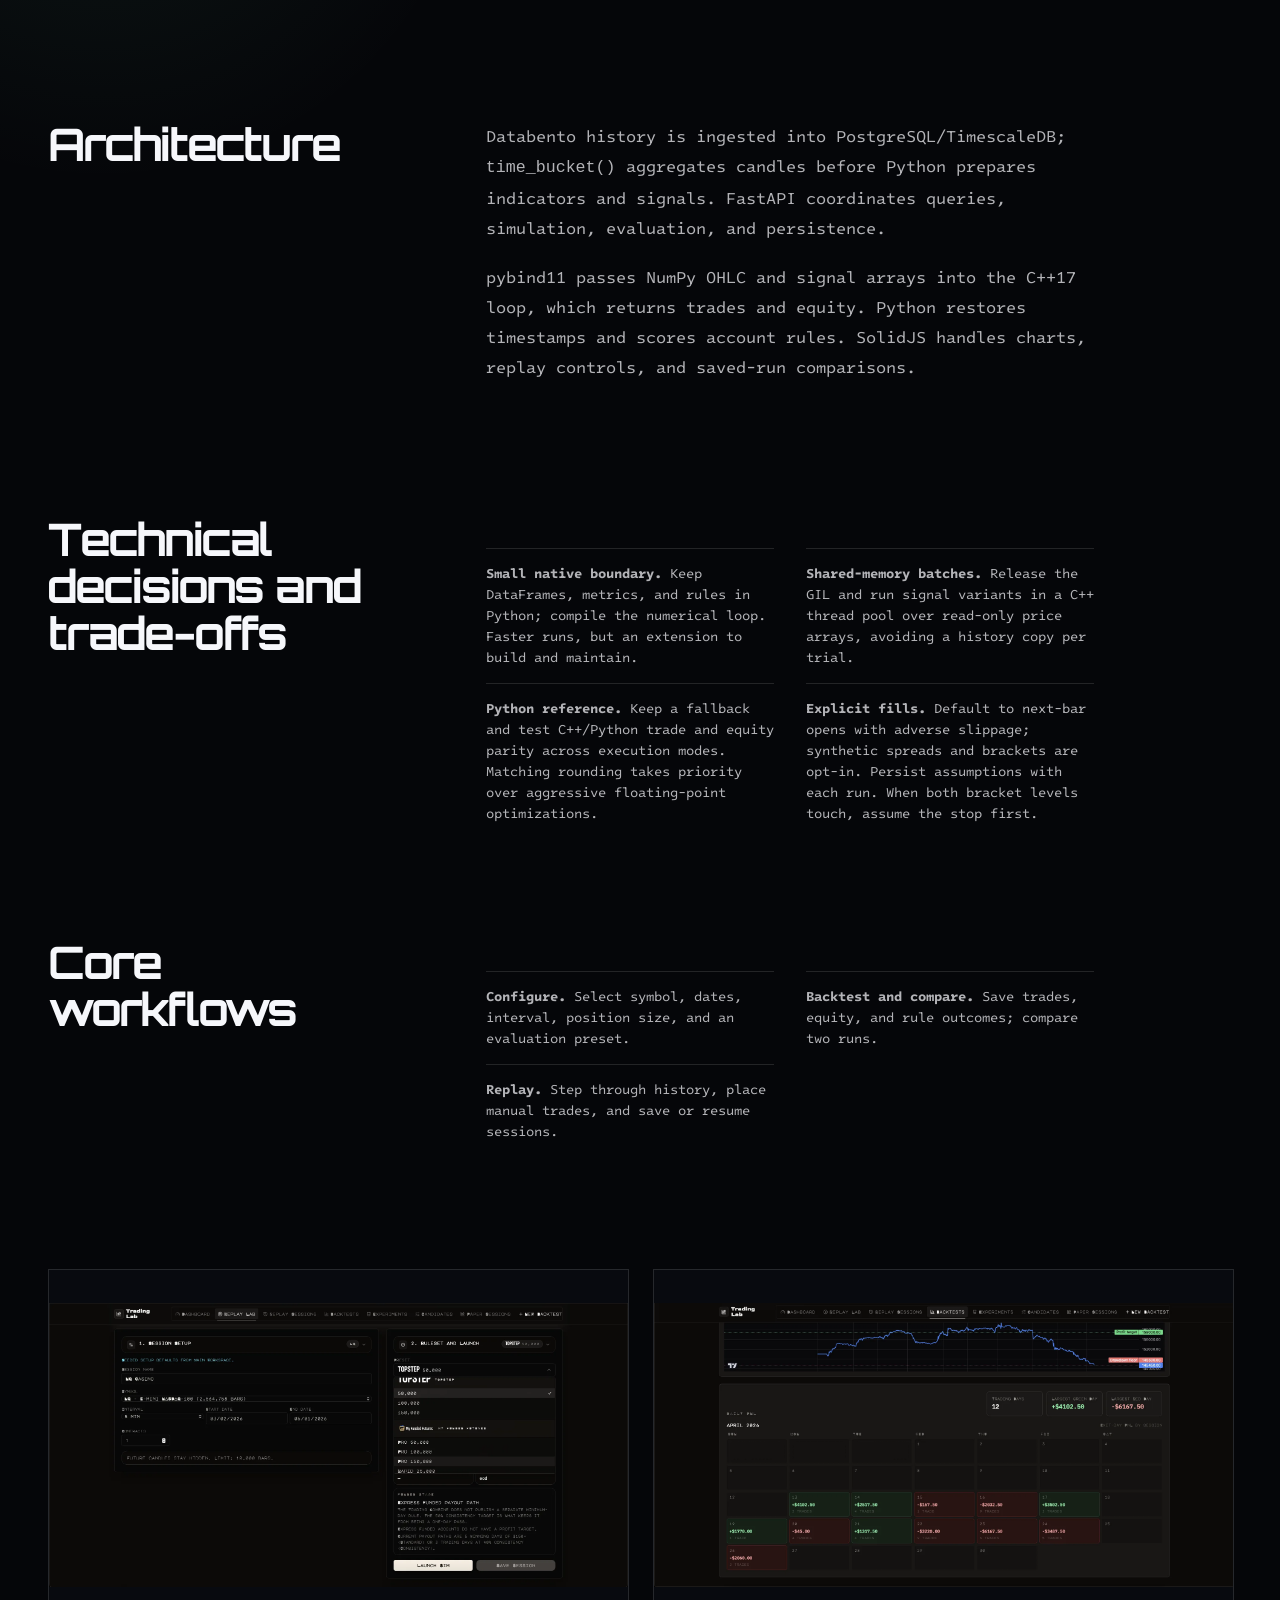
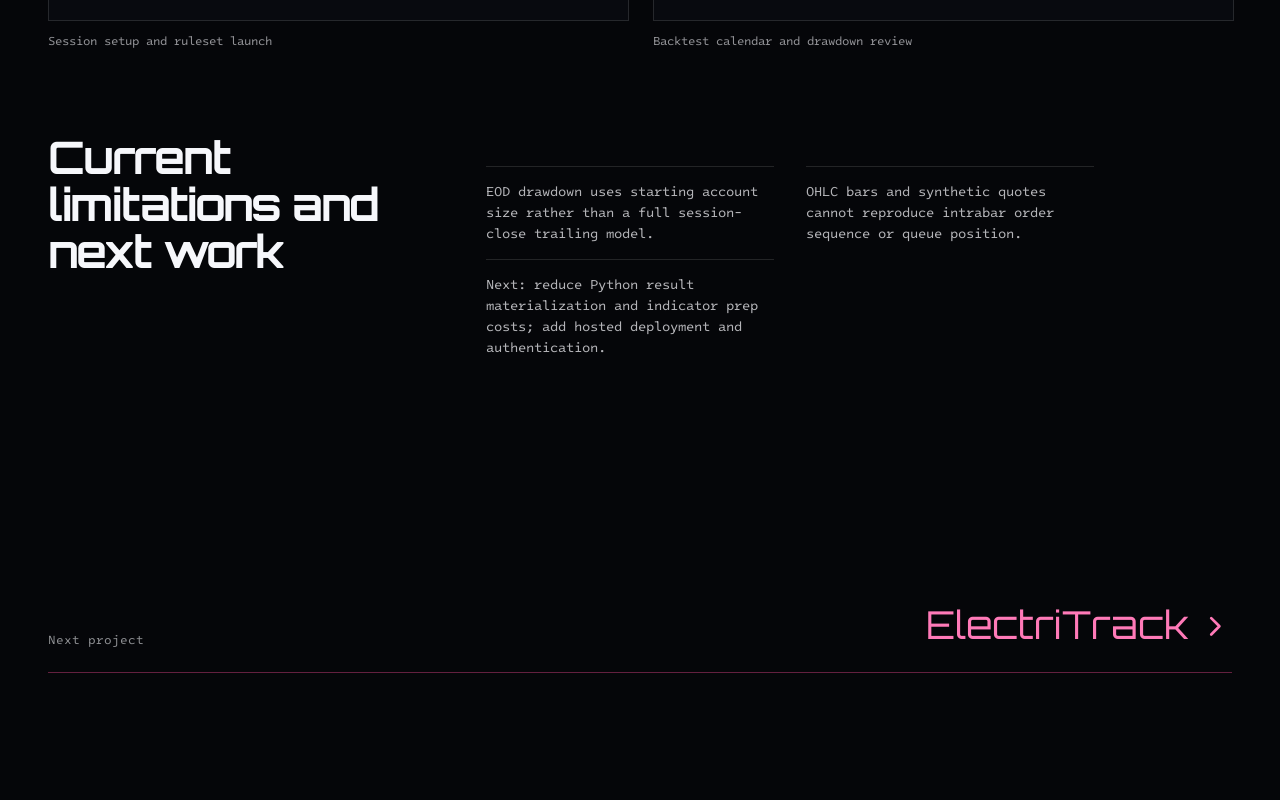
<file: projects/trading-lab.html>
<!DOCTYPE html>
<html lang="en">
<head>
    <meta charset="UTF-8">
    <meta name="viewport" content="width=device-width, initial-scale=1, viewport-fit=cover">
    <meta name="description" content="Engineering case study: futures simulation, prop firm evaluation, and historical replay with C++17, pybind11, FastAPI, SolidJS, and TimescaleDB.">
    <title>Trading Lab | Christopher Flores</title>
    <link rel="stylesheet" href="../styles.css?v=12">
    <link rel="stylesheet" href="../case-study.css?v=12">
    <link rel="preconnect" href="https://fonts.googleapis.com">
    <link rel="preconnect" href="https://fonts.gstatic.com" crossorigin>
    <link href="https://fonts.googleapis.com/css2?family=Intel+One+Mono:wght@400;500;600&amp;family=Orbitron:wght@400..900&amp;display=swap" rel="stylesheet">
</head>
<body class="case-body">
    <nav class="case-nav" aria-label="Project navigation"><a href="../index.html#projects">← Back to work</a><span class="case-nav-brand">Christopher Flores</span></nav>
    <main class="case-main">
        <section class="case-hero">
            <div class="case-title-wrap"><h1 class="case-title">Trading Lab</h1><p class="case-lede">A futures backtester and replay tool that evaluates trades against prop firm account rules.</p></div>
            <dl class="case-meta"><div><dt>Role</dt><dd>Full-stack engineering, simulation kernel, data pipeline, and rule evaluation</dd></div><div><dt>Status</dt><dd>Private build, active development</dd></div><div><dt>Stack</dt><dd>C++17, pybind11, Python, FastAPI, SolidJS, PostgreSQL, TimescaleDB</dd></div></dl>
            <figure class="case-hero-media"><img src="../images/TradingLab_2.webp" alt="Trading Lab replay workspace with chart overlays and trade controls"><figcaption>Replay and execution workflow</figcaption></figure>
        </section>
        <section class="case-section">
            <h2>The real problem</h2>
            <div class="case-copy">
                <p>Backtests that report only net P&amp;L miss account failures between entry and exit. A strategy can finish profitable after breaching daily loss or trailing drawdown. Evaluations also depend on profit targets, consistency thresholds, and minimum trading days.</p>
                <p>I built this after passing evaluations without finding a durable trading edge.</p>
            </div>
        </section>
        <section class="case-section">
            <h2>Architecture</h2>
            <div class="case-copy">
                <p>Databento history is ingested into PostgreSQL/TimescaleDB; <code>time_bucket()</code> aggregates candles before Python prepares indicators and signals. FastAPI coordinates queries, simulation, evaluation, and persistence.</p>
                <p>pybind11 passes NumPy OHLC and signal arrays into the C++17 loop, which returns trades and equity. Python restores timestamps and scores account rules. SolidJS handles charts, replay controls, and saved-run comparisons.</p>
            </div>
        </section>
        <section class="case-section">
            <h2>Technical decisions and trade-offs</h2>
            <div class="case-copy">
                <ul>
                    <li><strong>Small native boundary.</strong> Keep DataFrames, metrics, and rules in Python; compile the numerical loop. Faster runs, but an extension to build and maintain.</li>
                    <li><strong>Shared-memory batches.</strong> Release the GIL and run signal variants in a C++ thread pool over read-only price arrays, avoiding a history copy per trial.</li>
                    <li><strong>Python reference.</strong> Keep a fallback and test C++/Python trade and equity parity across execution modes. Matching rounding takes priority over aggressive floating-point optimizations.</li>
                    <li><strong>Explicit fills.</strong> Default to next-bar opens with adverse slippage; synthetic spreads and brackets are opt-in. Persist assumptions with each run. When both bracket levels touch, assume the stop first.</li>
                </ul>
            </div>
        </section>
        <section class="case-section">
            <h2>Core workflows</h2>
            <div class="case-copy">
                <ul>
                    <li><strong>Configure.</strong> Select symbol, dates, interval, position size, and an evaluation preset.</li>
                    <li><strong>Backtest and compare.</strong> Save trades, equity, and rule outcomes; compare two runs.</li>
                    <li><strong>Replay.</strong> Step through history, place manual trades, and save or resume sessions.</li>
                </ul>
            </div>
            <div class="case-gallery"><figure><img src="../images/TradingLab_1.webp" alt="Trading Lab session setup and ruleset configuration"><figcaption>Session setup and ruleset launch</figcaption></figure><figure><img src="../images/TradingLab_3.webp" alt="Trading Lab backtest calendar with daily profit and drawdown"><figcaption>Backtest calendar and drawdown review</figcaption></figure></div>
        </section>
        <section class="case-section">
            <h2>Current limitations and next work</h2>
            <div class="case-copy">
                <ul>
                    <li>EOD drawdown uses starting account size rather than a full session-close trailing model.</li>
                    <li>OHLC bars and synthetic quotes cannot reproduce intrabar order sequence or queue position.</li>
                    <li>Next: reduce Python result materialization and indicator prep costs; add hosted deployment and authentication.</li>
                </ul>
            </div>
        </section>
        <div class="case-next"><span>Next project</span><a href="electritrack.html">ElectriTrack <svg class="link-icon link-icon-internal" viewBox="0 0 24 24" fill="none" stroke="currentColor" stroke-width="2" stroke-linecap="round" stroke-linejoin="round" aria-hidden="true" focusable="false"><path d="m9 6 6 6-6 6"/></svg></a></div>
    </main>
</body>
</html>
</file>
<file: styles.css>
@import url('https://fonts.googleapis.com/css2?family=Orbitron:wght@500;700&family=Intel+One+Mono:wght@400;700&display=swap');

:root {
    --space-xs: 0.5rem;
    --space-sm: 1rem;
    --space-md: 2rem;
    --space-lg: 3rem;
    --space-xl: 4rem;
}
header{
    background-color: rgb(10, 9, 9);
    border-style: ridge;
}
body {
    background: radial-gradient(circle, rgba(29, 184, 245, 1) 0%, rgba(140, 54, 173, 1) 47%, rgba(10, 10, 0, 1) 100%);
    position: relative;
    overflow-x: hidden;
}
/* Ordered (Bayer 4x4) dither over the background gradient */
body::before {
    content: '';
    position: fixed;
    top: 0;
    left: 0;
    width: 100%;
    height: 100%;
    background-image:
        linear-gradient(45deg, transparent, rgba(255, 0, 115, 0.03)),
        url("data:image/svg+xml,%3Csvg xmlns='http://www.w3.org/2000/svg' width='4' height='4'%3E%3Cpath d='M0 0h1v1H0zM2 2h1v1H2zM3 0h1v1H3zM1 2h1v1H1z' fill='%23ffffff'/%3E%3Cpath d='M1 1h1v1H1zM3 3h1v1H3z' fill='%23000000'/%3E%3C/svg%3E");
    background-size: auto, 4px 4px;
    background-repeat: repeat;
    image-rendering: pixelated;
    opacity: 0.5;
    mix-blend-mode: overlay;
    pointer-events: none;
    z-index: -1;
}

#greeting {
    font-family: "Intel One Mono", monospace;
    font-optical-sizing: auto;
    font-weight: 400;
    font-style: normal;
    color: rgb(245, 239, 84);
    font-size: 1.5em;
    text-align: center;
    background: linear-gradient(45deg, rgb(221, 221, 228), purple);
    -webkit-background-clip: text;
    background-clip: text;
    -webkit-text-fill-color: transparent;
}
#title{
    font-family:'Orbitron', sans-serif;
    font-weight: 500;
    color: red;
    text-align: center;
    font-size: 2em;
}
#name{
    font-family: 'Orbitron', sans-serif;
    font-weight: 700;
    background: linear-gradient(30deg, blue, purple);
    -webkit-background-clip: text;
    -webkit-text-fill-color: transparent;
    background-clip: text;
    text-align: center;
    font-size: 3em;
    display: inline-block;
    white-space: nowrap;
    overflow: hidden;
}

/* Dot grid background */
.dot-grid-container {
  position: absolute;
  top: 0;
  left: 0;
  width: 100%;
  height: 100%;
  z-index: 0; /* Behind navbar and hero content */
  overflow: hidden;
  display: grid;
  grid-template-columns: repeat(auto-fill, 35px);
  grid-template-rows: repeat(auto-fill, 35px);
  gap: 0;
  justify-content: center;
  align-content: center;
}

.dot-grid-container .dot{
  width: 0.5px;
  height: 0.5px;
  background: rgba(142, 139, 139, 0.4);
  border-radius: 50%;
  transition: all 0.2s ease-out;
  margin: auto;
}

.dot-grid-container .dot.bright {
  background: rgba(237, 235, 235, 0.9);
  box-shadow: 0 0 10px rgba(20, 18, 18, 0.9);
  transform: scale(2);
}
.navbar{
    display: flex;
    justify-content: space-between;
    align-items: center;
    padding: var(--space-sm) var(--space-sm);
    background-color: rgba(20, 2, 16, 0.67);
    position: fixed;
    top: 0;
    left: 0;
    width: 100%;
    z-index: 1000;
    box-shadow: 0 2px 5px rgba(6, 6, 206, 0.2);
    border-bottom: 1px solid rgba(227, 68, 137, 0.3);
    box-sizing: border-box;
}

.navbar-brand{
    font-family: 'Orbitron', sans-serif;
    font-size: 1.5rem;
    font-weight: 700;
    flex: 0 0 auto;
    margin-right: 2rem;
}
.navbar-brand .logo-image{
    height: 50px;
    width: auto;
    transition: transform 0.3s ease;
}
.navbar-brand .logo-image:hover{
    transform: scale(1.1);
}

.navbar-menu{
    display: flex;
    list-style: none;
    margin-right: 2rem;
}
.navbar-item{
    margin-left: var(--space-md);
}
.navbar-link{
    color: whitesmoke;
    text-decoration: none;
    font-family: 'Intel One Mono', monospace;
    font-size: 1.1rem;
    transition: color 0.3s ease, text-shadow 0.3s ease;
}

.navbar-link:hover{
    color: #ff0073;
}

.navbar-link.active{
    color: #ff7ab8;
    text-shadow: 0 0 16px rgba(255, 0, 115, 0.32);
}

.navbar-toggle{
    display: none;
    color: whitesmoke;
    font-size: 1.5rem;
    cursor: pointer;
    background: transparent;
    border: 0;
    padding: 0.35rem;
}

html{
    scroll-behavior: smooth;
}

#footer{
    text-align: center;
}
/* Hero section styling */
.hero {
    position: relative;
    min-height: 100svh;
    display: flex;
    flex-direction: column;
    justify-content: center;
    align-items: center;
    background-color: black;
    text-align: center;
    padding-top: 88px;
    box-sizing: border-box;
}

.hero-content{
    position: relative;
    z-index: 1;
    max-width: 700px;
    animation: fadeIn 1s ease-in;
}

/* CTA button styling */
.cta-button {
    font-family: 'Orbitron', sans-serif;
    display: inline-block;
    padding: 12px 24px;
    background-color: rgb(255, 0, 115);
    color: whitesmoke;
    text-decoration: none;
    border: 2px solid whitesmoke;
    border-radius: 5px;
    font-weight: bold;
    font-size: 1.1em;
    transition: background-color 0.3s, color 0.3s, transform 0.2s;
}

.cta-button:hover {
    background-color: whitesmoke;
    color: rgb(10, 9, 9);
    transform: scale(1.05);
}

section{
    padding: var(--space-xl) var(--space-md);
    margin-bottom: var(--space-lg);
}

/*Social Icons Class */
.social-links{
    margin-top: 20px;

}

.social-icon{
    color: whitesmoke;
    font-size: 2em;
    margin: 0 10px;
    text-decoration: none;
}

.social-icon:hover{
    color: rgb(255, 0, 115);
    transform: translateY(-10px);

}

/* Fade-in animation*/
@keyframes fadeIn{
    from{
        opacity: 0;
        transform: translateY(20px);
    }
    to{
        opacity: 1;
        transform: translateY(0);
    }
}

/* Responsiveness design*/
@media (max-width:600px){
    #name {
        font-size: 2.25em;
        white-space: normal;
        border-right: 0;
        animation: none;
    }
    #title { font-size: 1.35em; }
    #greeting { font-size: 1.05em; }
    .hero-content {
        padding: 0 18px;
        max-width: 100%;
    }
    .cta-button {
        padding: 10px 20px;
        width: min(100%, 260px);
    }
}

.projects-grid{
    display: flex;
    flex-direction: column;
    gap: 40px;
    max-width: 1200px;
    margin: 0 auto;

}

.project-card {
  background:
    linear-gradient(145deg, rgba(20, 17, 29, 0.96), rgba(32, 28, 46, 0.94));
  border-radius: 0;
  box-shadow: 0 16px 36px rgba(0, 0, 0, 0.28);
  overflow: hidden;
  transition: all 0.3s ease;
  font-family: "Intel One Mono", monospace;
  backdrop-filter: blur(10px);
  border: 1px solid rgba(255, 255, 255, 0.08);
  display: flex;
  flex-direction: row;
  align-items: center;
  min-height: 400px;
}

.project-card:hover {
  transform: translateY(-10px);
  box-shadow: 0 22px 46px rgba(61, 86, 255, 0.18);
}

.featured-project {
    background:
        radial-gradient(circle at top right, rgba(28, 192, 132, 0.16), transparent 35%),
        linear-gradient(145deg, rgba(16, 16, 20, 0.96), rgba(28, 25, 41, 0.96));
    border: 1px solid rgba(65, 229, 167, 0.22);
    box-shadow: 0 18px 50px rgba(0, 0, 0, 0.36);
}

.featured-project:hover {
    box-shadow: 0 24px 56px rgba(22, 204, 135, 0.18);
}

.project-card:nth-child(even){
    flex-direction: row-reverse;
}

.project-card:nth-child(even) .project-type-label{
    position: absolute;
    left: auto;
    right: 0;
    transform: none;
}

.project-card .project-visual{
    flex: 1;
    display: flex;
    justify-content: center;
    align-items: center;
    padding: 20px;
    position: relative;
}

.project-card .card-content{
    flex: 1;
    padding: 30px;
}

.project-card:not(.featured-project) .card-content h3,
.project-card:not(.featured-project) .card-content p {
    color: #f4f6fb;
}

.project-card:not(.featured-project) .card-content p {
    line-height: 1.65;
}

.project-card img {
  width: 100%;
  height: 200px;
  object-fit: cover;
}

.card-content{
    padding: 20px;
}

.project-kicker {
    display: inline-flex;
    align-self: flex-start;
    margin-bottom: 12px;
    padding: 6px 10px;
    border-radius: 0;
    background: rgba(65, 229, 167, 0.14);
    color: #79f2c0;
    font-size: 0.75rem;
    font-weight: 700;
    letter-spacing: 0.08em;
    text-transform: uppercase;
}

.featured-project .card-content h3,
.featured-project .card-content p,
.featured-project .tech,
.featured-project .project-status {
    color: #f5f7fb;
}

.featured-project .card-content p {
    line-height: 1.65;
}

.featured-project code {
    color: #79f2c0;
}

.project-highlights {
    display: flex;
    flex-wrap: wrap;
    gap: 10px;
    margin: 18px 0 10px;
}

.highlight-pill {
    padding: 8px 12px;
    border-radius: 0;
    background: rgba(255, 255, 255, 0.08);
    border: 1px solid rgba(121, 242, 192, 0.18);
    color: #d8fff0;
    font-size: 0.82rem;
}

.tech-stack{
    display: flex;
    gap: 10px;
    margin: 15px 0;
    flex-wrap: wrap;
    
}

.tech{
    padding: 8px 16px;
    border-radius: 0;
    color: #edf1fa;
    background-color: rgba(255, 255, 255, 0.08);
    border: 1px solid rgba(255, 255, 255, 0.12);
    display: flex;
    align-items: center;
}

.tech-logos{
    width: 34px !important;
    height: 30px !important;
    margin-right: 10px;
    vertical-align: middle;
}

.tech-logo{
    width: 24px !important; 
    height: 24px !important;
    margin-right: 8px;
    object-fit: contain;
}

#projects h2{
    text-align: center;
    font-family:'Orbitron', sans-serif;

}

#contact{
    padding: 80px 20px;
}

#contact h2{
    text-align: center;
    font-size: 2.5em;
    margin-bottom: 50px;
    font-family: 'Orbitron', sans-serif;
}

.contact-grid{
    display:flex;
    gap: 40px;
    justify-content: center;
    flex-wrap: wrap;

}

.contact-card{
    background: thistle;
    border-radius: 0;
    padding: 40px 30px;
    text-align: center;
    font-family: "Intel One Mono", monospace;
}

.contact-card:hover{
    transform: translateY(-5px);
    background: rgba(255, 255, 255, 0.15);
    box-shadow: 0 20px 40px rebeccapurple;
}

.contact-card a{
    color: black;
    text-decoration: none;
}

.contact-card i{
    color: #ff0073;
}

.contact-card:hover i{
    transform: scale(1.1);
}

.email-icon{
    
}

footer{
    text-align: center;
    background-color: #ff0073;
    padding: 30px 20px;
    font-family: 'Orbitron', sans-serif;

}

footer h3{
    font-size: 1em;
    font-weight: 400;
    
}

#tsparticles {
    position: fixed;
    top: 0;
    left: 0;
    width: 100%;
    height: 100%;
    z-index: -1;
    pointer-events: none;
}

.project-links{
    display: flex;
    gap: 15px;
    margin-top: 15px;
    justify-content: flex-start;
    flex-wrap: wrap;
}

.project-link{
    display: inline-flex;
    align-items: center;
    gap: 8px;
    padding: 8px 16px;
    background-color: rgba(8, 8, 12, 0.72);
    color: whitesmoke;
    text-decoration: none;
    border-radius: 0;
    border: 1px solid rgba(255, 0, 115, 0.72);
    transition: all 0.3s;
}

.project-link:hover{
    background-color: #ff0073;
    transform: translateY(-2px);
}

.project-status {
    display: inline-flex;
    align-items: center;
    gap: 8px;
    padding: 8px 16px;
    background-color: rgba(255, 255, 255, 0.08);
    color: #edf1fa;
    text-decoration: none;
    border-radius: 0;
    border: 1px solid rgba(255, 255, 255, 0.16);
}

.slider-dots{
    text-align: center;
    margin-top: 20px;
    padding: 0 20px;
}

.dot {
    height: 10px;
    width: 10px;
    margin: 0 6px;
    background-color: #ddd;
    border-radius: 50%;
    display: inline-block;
    cursor: pointer;
    transition: all 0.3s ease;
    border: 2px solid transparent;
}

.dot:hover{
    background-color: #bbb;
    transform: scale(1.1);
}

.dot.active {
    background: #ff0073;
    transform: scale(1.2);
}

.project-card .project-visual{
    flex: 0 0 50%;
    max-width: 50%;
    display: flex;
    justify-content: center;
    align-items: center;
    padding: 20px;
    position: relative;
}

.project-card .card-content{
    flex: 1;
    padding: 30px;
    display: flex;
    flex-direction: column;
    justify-content: center;
}

.project-images {
    position: relative;
    margin: 20px auto;
}

.project-images .image-slider {
    position: relative;
    width: 100%;
    border-radius: 0;
    overflow: hidden;
    background: #f8f9fa;
}

.project-images .project-image {
    display: none;
    width: 100%;
    height: auto;
    object-fit: contain;
    object-position: center;
}

.project-images .project-image.active {
    display: block;
}

/* MOBILE APP SPECIFIC STYLING */
.project-images.mobile-app {
    max-width: 280px; /* Constrained for mobile */
    background: linear-gradient(145deg, #161722, #24283a);
    border-radius: 0;
    padding: 20px;
    box-shadow: 0 14px 30px rgba(0, 0, 0, 0.24);
    border: 1px solid rgba(255, 77, 154, 0.14);
}

.project-images.mobile-app .image-slider {
    border-radius: 0;
    box-shadow: 0 10px 24px rgba(0, 0, 0, 0.22);
    background: #0a0c11;
}

/* WEB APP SPECIFIC STYLING */
.project-images.web-app {
    max-width: 500px; /* Wider for web apps */
    background: linear-gradient(145deg, #161922, #212634);
    border-radius: 0;
    padding: 15px;
    box-shadow: 0 12px 30px rgba(0, 0, 0, 0.24);
    border: 1px solid rgba(93, 182, 255, 0.14);
}

.project-images.web-app .image-slider {
    border-radius: 0;
    box-shadow: 0 10px 24px rgba(0, 0, 0, 0.22);
    background: #0a0c11;
}

.project-images.web-app .project-image {
    object-fit: cover; 
    max-height: 300px;
}

/* ElectriTrack keeps the original web gallery and adds a separate mobile gallery. */
.electritrack-media-stack {
    width: 100%;
    display: flex;
    flex-direction: column;
    gap: 24px;
}

.electritrack-media-section {
    width: 100%;
}

.electritrack-section-label {
    position: static;
    display: inline-flex;
    align-items: center;
    gap: 8px;
    margin-bottom: 10px;
    padding: 0 0 8px;
    font-size: 0.78rem;
    font-weight: 700;
    letter-spacing: 0.12em;
    text-transform: uppercase;
    border-bottom: 1px solid currentColor;
}

.electritrack-section-label.web-app {
    color: #5db6ff;
}

.electritrack-section-label.mobile {
    color: #ff4d9a;
}

.electritrack-media-section .project-images {
    max-width: 100%;
    margin: 0;
}

.project-images.web-app.electritrack-mobile-gallery .image-slider {
    background: #080b12;
}

.project-images.web-app.electritrack-mobile-gallery .project-image {
    width: 100%;
    height: 360px;
    max-height: none;
    object-fit: contain;
    object-position: center;
    background: #080b12;
}

.project-images.trading-platform {
    max-width: 700px;
    background: linear-gradient(145deg, #101217, #1a1d24);
    border-radius: 0;
    padding: 18px;
    box-shadow: 0 16px 32px rgba(0, 0, 0, 0.28);
    border: 1px solid rgba(92, 255, 191, 0.12);
}

.project-images.trading-platform .image-slider {
    border-radius: 0;
    background: #060709;
    box-shadow: 0 12px 24px rgba(0, 0, 0, 0.24);
}

.project-images.trading-platform .project-image {
    object-fit: cover;
    max-height: 360px;
}

/* WEBSITE STYLING */
.project-images.website {
    max-width: 650px; 
    background: linear-gradient(145deg, #171826, #23263a);
    border-radius: 0;
    padding: 18px;
    box-shadow: 0 16px 30px rgba(0, 0, 0, 0.24);
    border: 1px solid rgba(198, 178, 255, 0.18);
}

.project-images.website .image-slider {
    border-radius: 0;
    box-shadow: 0 10px 24px rgba(0, 0, 0, 0.22);
    background: #0b0d12;
    border: 1px solid rgba(255, 255, 255, 0.04);
}

.project-images.website .project-image {
    object-fit: cover;
    max-height: 400px;
    border-radius: 0;
}

.project-images.cli {
    max-width: 650px;
    background: linear-gradient(145deg, #151821, #222734);
    border-radius: 0;
    padding: 18px;
    box-shadow: 0 16px 30px rgba(0, 0, 0, 0.24);
    border: 1px solid rgba(87, 214, 140, 0.16);
}

.project-images .slider-controls {
    position: absolute;
    top: 50%;
    transform: translateY(-50%);
    width: 100%;
    display: flex;
    justify-content: space-between;
    padding: 0;
    pointer-events: none;
    z-index: 10;
}

.project-images .slider-button {
    background: rgba(232, 236, 245, 0.9);
    color: #181a20;
    border: none;
    width: 40px;
    height: 40px;
    border-radius: 50%;
    cursor: pointer;
    font-size: 16px;
    pointer-events: all;
    transition: all 0.3s ease;
    box-shadow: 0 4px 12px rgba(0, 0, 0, 0.15);
    display: flex;
    align-items: center;
    justify-content: center;
    opacity: 0.8;
}

.project-images .slider-button:hover {
    background: #ffffff;
    transform: scale(1.05);
    opacity: 1;
}

/* Adjust button positioning per project type */
.project-images.mobile-app .slider-button.prev { margin-left: -60px; }
.project-images.mobile-app .slider-button.next { margin-right: -20px; }

.project-images.web-app .slider-button.prev { margin-left: -25px; }
.project-images.web-app .slider-button.next { margin-right: -20px; }

/* Keep both ElectriTrack arrows inside each gallery frame at every breakpoint.
   display: contents drops the full-width controls bar so each button anchors
   directly to .project-images. No width or margin math, so neither arrow can
   overflow the frame and get clipped by the card's overflow: hidden. */
.project-images.web-app.electritrack-web-gallery .slider-controls,
.project-images.web-app.electritrack-mobile-gallery .slider-controls {
    display: contents;
}

.project-images.web-app.electritrack-web-gallery .slider-button,
.project-images.web-app.electritrack-mobile-gallery .slider-button {
    position: absolute;
    top: 50%;
    transform: translateY(-50%);
    margin: 0;
    z-index: 10;
}

.project-images.web-app.electritrack-web-gallery .slider-button:hover,
.project-images.web-app.electritrack-mobile-gallery .slider-button:hover {
    transform: translateY(-50%) scale(1.05);
}

.project-images.web-app.electritrack-web-gallery .slider-button.prev,
.project-images.web-app.electritrack-mobile-gallery .slider-button.prev {
    left: 12px;
}

.project-images.web-app.electritrack-web-gallery .slider-button.next,
.project-images.web-app.electritrack-mobile-gallery .slider-button.next {
    right: 12px;
}

.project-images.website .slider-button.prev { margin-left: -40px; }
.project-images.website .slider-button.next { margin-right: -5px; }

.project-images.trading-platform .slider-button.prev { margin-left: -30px; }
.project-images.trading-platform .slider-button.next { margin-right: -10px; }

/* Project type labels */
.project-type-label {
    position: absolute;
    top: -6px;
    left: 0px;
    display: inline-flex;
    align-items: center;
    gap: 8px;
    padding: 0 0 8px;
    font-size: 0.78rem;
    font-weight: 700;
    letter-spacing: 0.12em;
    text-transform: uppercase;
    background: transparent;
    border-radius: 0;
    border-bottom: 1px solid currentColor;
    box-shadow: none;
}

.project-type-label.mobile {
    color: #ff4d9a;
}

.project-type-label.web-app {
    color: #5db6ff;
}

.project-type-label.website {
    color: #c6b2ff;
}

.project-type-label.cli {
    color: #57d68c;
}

.project-type-label.platform {
    color: #79f2c0;
}

/* Video styling */
.project-video {
    display: none;
    width: 100%;
    height: auto;
    border-radius: 0;
}

.project-video.active {
    display: block;
}

@media (max-width: 768px){
    .navbar{
        padding: 0.85rem 1rem;
    }
    .navbar-toggle{
        display: inline-flex;
        align-items: center;
        justify-content: center;
        z-index: 1002;
    }
    .navbar-menu{
        position: absolute;
        top: calc(100% + 10px);
        right: 1rem;
        left: 1rem;
        margin: 0;
        padding: 1rem;
        flex-direction: column;
        gap: 0.4rem;
        background: rgba(14, 10, 22, 0.96);
        border: 1px solid rgba(255, 255, 255, 0.08);
        border-radius: 0;
        box-shadow: 0 20px 44px rgba(0, 0, 0, 0.3);
        backdrop-filter: blur(18px);
        opacity: 0;
        pointer-events: none;
        transform: translateY(-12px);
        transition: opacity 0.25s ease, transform 0.25s ease;
    }
    .navbar-menu.is-open{
        opacity: 1;
        pointer-events: auto;
        transform: translateY(0);
    }
    .navbar-item{
        margin-left: 0;
    }
    .navbar-link{
        display: block;
        padding: 0.8rem 0.85rem;
        border-radius: 0;
        font-size: 1rem;
        text-align: left;
    }
    .navbar-link.active{
        background: rgba(255, 255, 255, 0.06);
    }
    body.menu-open{
        overflow: hidden;
    }
    section{
        padding: 3rem 1rem;
        margin-bottom: 2rem;
    }
    .hero{
        padding-top: 96px;
        min-height: 100svh;
    }
    .social-links{
        display: flex;
        justify-content: center;
        gap: 0.5rem;
    }
    .project-card{
        flex-direction: column !important;
        min-height: auto;
        border-radius: 0;
    }
    .project-card:nth-child(even){
        flex-direction: column !important;
    }
    .project-card .project-visual, 
    .project-card .card-content{
        flex: none;
        max-width: 100%;
        width: 100%;
    }
    .project-card .card-content{
        padding: 20px;
    }
    .project-type-label,
    .project-card:nth-child(even) .project-type-label{
        position: static;
        align-self: flex-start;
        margin-bottom: 0.85rem;
    }
    .project-images .slider-controls{
        left: 0;
        right: 0;
        width: auto;
        padding: 0 12px;
        box-sizing: border-box;
    }
    .project-images.web-app.electritrack-mobile-gallery .project-image{
        height: 320px;
    }
    .project-images.mobile-app .slider-button.prev,
    .project-images.web-app .slider-button.prev,
    .project-images.website .slider-button.prev,
    .project-images.trading-platform .slider-button.prev {
        margin-left: 0;
    }
    .project-images.mobile-app .slider-button.next,
    .project-images.web-app .slider-button.next,
    .project-images.website .slider-button.next,
    .project-images.trading-platform .slider-button.next {
        margin-right: 0;
    }
    .contact-grid{
        flex-direction: column;
        align-items: stretch;
        gap: 16px;
    }
    .contact-card{
        padding: 24px 20px;
    }
}

@media (max-width: 480px){
    .navbar-brand .logo-image{
        height: 42px;
    }
    #projects h2,
    #skills h2,
    #contact h2{
        font-size: 1.9rem;
    }
    .skills-intro{
        font-size: 0.88rem;
        margin-bottom: 1.5rem;
    }
    .project-card .project-visual{
        padding: 16px;
    }
    .project-card .card-content{
        padding: 18px 16px 20px;
    }
    .project-images.mobile-app{
        max-width: 240px;
        padding: 14px;
    }
    .project-images.web-app{
        max-width: 100%;
        padding: 12px;
    }
    .project-images.web-app.electritrack-mobile-gallery .project-image{
        height: 280px;
    }

    .project-images.website{
        max-width: 100%;
        padding: 12px;
    }

    .project-images.trading-platform{
        max-width: 100%;
        padding: 12px;
    }
    .project-images.cli{
        max-width: 100%;
        padding: 12px;
    }
    .project-images .slider-button{
        width: 36px;
        height: 36px;
        font-size: 14px;
    }
    .project-highlights{
        gap: 8px;
    }
    .highlight-pill,
    .tech,
    .project-status,
    .skill-chip{
        font-size: 0.74rem;
    }
    .contact-card a{
        display: flex;
        align-items: center;
        justify-content: space-between;
        gap: 12px;
    }

    .projects-grid{
        gap: 20px;
    }
}
/* Skills Section */
#skills {
    padding: var(--space-xl) var(--space-md);
    font-family: 'Intel One Mono', monospace;
}

#skills h2 {
    text-align: center;
    font-family: 'Orbitron', sans-serif;
    margin-bottom: 0.75rem;
    letter-spacing: 0.06em;
}

.skills-intro {
    max-width: 720px;
    margin: 0 auto 2.25rem;
    text-align: center;
    font-family: 'Intel One Mono', monospace;
    font-size: 0.95rem;
    color: rgba(255, 255, 255, 0.72);
    line-height: 1.65;
}

.skills-grid {
    display: flex;
    flex-direction: column;
    gap: 22px;
    max-width: 980px;
    margin: 0 auto;
}

.skills-group {
    background:
        radial-gradient(circle at top left, rgba(93, 182, 255, 0.1), transparent 18rem),
        rgba(13, 10, 19, 0.58);
    border: 1px solid rgba(255, 255, 255, 0.1);
    border-radius: 0;
    padding: 1.25rem;
    box-shadow: 0 18px 42px rgba(0, 0, 0, 0.18);
    backdrop-filter: blur(14px);
}

.primary-stack {
    border-color: rgba(121, 242, 192, 0.18);
    background:
        radial-gradient(circle at 10% 0%, rgba(121, 242, 192, 0.13), transparent 18rem),
        rgba(11, 14, 20, 0.68);
}

.skills-group-label {
    font-family: 'Orbitron', sans-serif;
    font-size: 0.78rem;
    font-weight: 400;
    letter-spacing: 0.14em;
    text-transform: uppercase;
    color: rgba(255, 255, 255, 0.62);
    margin-bottom: 12px;
    padding-left: 2px;
}

.skills-chips {
    display: flex;
    flex-wrap: wrap;
    gap: 10px;
}

/* Fanned icon stack: hovering spreads the tiles and lifts the one under the cursor */
.stack-fan {
    display: flex;
    flex-direction: column;
    align-items: center;
    padding: 18px 0 4px;
}

.stack-fan-list {
    display: flex;
    justify-content: center;
    list-style: none;
    margin: 0;
    padding: 0;
    --tile: 64px;
    --overlap: -12px;
}

.stack-fan-chip {
    position: relative;
    z-index: 1;
    width: var(--tile);
    height: var(--tile);
    display: flex;
    align-items: center;
    justify-content: center;
    flex-shrink: 0;
    background:
        radial-gradient(circle at 30% 20%, color-mix(in srgb, var(--accent) 26%, transparent), transparent 70%),
        linear-gradient(160deg, #1b1b22, #0b0b0f);
    border: 1px solid color-mix(in srgb, var(--accent) 30%, rgba(255, 255, 255, 0.1));
    box-shadow:
        inset 0 1px 0 rgba(255, 255, 255, 0.1),
        0 10px 22px rgba(0, 0, 0, 0.45);
    transform: rotate(calc(var(--o) * 1deg));
    transition: transform 0.35s cubic-bezier(0.34, 1.56, 0.64, 1), border-color 0.25s ease, box-shadow 0.25s ease;
}

.stack-fan-chip + .stack-fan-chip {
    margin-left: var(--overlap);
}

.stack-fan-chip img {
    width: 55%;
    height: 55%;
    object-fit: contain;
    pointer-events: none;
}

/* Single-color black marks read white on the dark tiles */
.stack-fan-chip.is-mono img {
    filter: invert(1);
}

.stack-fan-list:hover .stack-fan-chip {
    transform: translate(calc(var(--o) * 4px), -6px) rotate(calc(var(--o) * 2deg));
}

.stack-fan-list .stack-fan-chip:hover {
    z-index: 2;
    transform: translate(calc(var(--o) * 4px), -16px) rotate(calc(var(--o) * 2deg)) scale(1.1);
    border-color: color-mix(in srgb, var(--accent) 70%, transparent);
    box-shadow:
        inset 0 1px 0 rgba(255, 255, 255, 0.16),
        0 16px 30px rgba(0, 0, 0, 0.5),
        0 0 24px color-mix(in srgb, var(--accent) 35%, transparent);
}

.stack-fan-caption {
    min-height: 1.4em;
    margin: 16px 0 0;
    font-family: 'Intel One Mono', monospace;
    font-size: 0.78rem;
    line-height: 1.4;
    text-align: center;
    color: rgba(255, 255, 255, 0.62);
    transition: color 0.2s ease;
}

.stack-fan-caption.is-active {
    font-weight: 700;
    color: #ffffff;
}

.skills-chips.compact {
    gap: 8px;
}

.skill-chip {
    display: inline-flex;
    align-items: center;
    gap: 8px;
    background: rgba(255, 255, 255, 0.9);
    border: 1px solid rgba(255, 255, 255, 0.3);
    border-radius: 0;
    padding: 8px 13px;
    font-family: 'Intel One Mono', monospace;
    font-size: 0.8rem;
    color: #111827;
    transition: all 0.3s ease;
    cursor: default;
    line-height: 1;
}

.skill-chip:hover {
    background: #ffffff;
    border-color: rgba(121, 242, 192, 0.55);
    transform: translateY(-2px);
    box-shadow: 0 8px 18px rgba(93, 182, 255, 0.16);
}

.skill-icon {
    width: 16px !important;
    height: 16px !important;
    object-fit: contain;
    flex-shrink: 0;
}

@media (max-width: 600px) {
    .skills-group {
        padding: 1rem;
    }
    .stack-fan-list {
        --tile: 44px;
        --overlap: -12px;
    }
    .stack-fan-caption {
        font-size: 0.7rem;
    }
    .skills-chips {
        gap: 7px;
    }
    .skill-chip {
        font-size: 0.76rem;
        padding: 6px 10px;
    }
}

body {
    margin: 0;
    color: #f6f7fb;
    background:
        radial-gradient(circle at 12% 10%, rgba(49, 196, 255, 0.55), transparent 28rem),
        radial-gradient(circle at 82% 18%, rgba(255, 82, 168, 0.34), transparent 24rem),
        radial-gradient(circle at 50% 92%, rgba(116, 86, 255, 0.28), transparent 28rem),
        linear-gradient(135deg, #07080d 0%, #171127 48%, #08090e 100%);
}

html {
    scroll-padding-top: 92px;
}

.navbar {
    backdrop-filter: blur(18px);
}

.hero {
    overflow: hidden;
    background:
        radial-gradient(circle at 50% 38%, rgba(93, 182, 255, 0.1), transparent 24rem),
        #050609;
}

.hero::after {
    content: "";
    position: absolute;
    inset: auto -10% -18% -10%;
    height: 30%;
    background: linear-gradient(180deg, transparent, rgba(121, 242, 192, 0.045));
    filter: blur(30px);
    pointer-events: none;
}

.hero-content {
    max-width: 980px;
    padding: 0 1.5rem;
}

#greeting {
    margin: 0 0 0.8rem;
    font-size: clamp(0.9rem, 1.5vw, 1.15rem);
    letter-spacing: 0.24em;
    text-transform: uppercase;
    background: linear-gradient(90deg, #79f2c0, #5db6ff);
    -webkit-background-clip: text;
    background-clip: text;
}

#name {
    max-width: 920px;
    display: block;
    margin: 0 auto;
    border-right: 0;
    white-space: normal;
    overflow: visible;
    animation: none;
    font-size: clamp(2.8rem, 8vw, 6.2rem);
    line-height: 0.98;
    letter-spacing: -0.065em;
    background: linear-gradient(105deg, #ffffff 0%, #dff9ff 42%, #79f2c0 72%, #ff87bd 100%);
    -webkit-background-clip: text;
    -webkit-text-fill-color: transparent;
    background-clip: text;
}

#title {
    max-width: 790px;
    margin: 1.25rem auto 0;
    color: rgba(246, 247, 251, 0.9);
    font-family: "Intel One Mono", monospace;
    font-size: clamp(1rem, 2vw, 1.35rem);
    line-height: 1.55;
}

.hero-actions {
    display: flex;
    justify-content: center;
    gap: 0.9rem;
    flex-wrap: wrap;
    margin-top: 2rem;
}

.cta-button,
.secondary-button {
    min-height: 44px;
    box-sizing: border-box;
}

.cta-button {
    border: 0;
    border-radius: 999px;
    background: linear-gradient(135deg, #ff0073, #ff7ab8);
    box-shadow: 0 16px 32px rgba(255, 0, 115, 0.24);
}

.secondary-button {
    font-family: "Orbitron", sans-serif;
    display: inline-flex;
    align-items: center;
    justify-content: center;
    padding: 12px 24px;
    color: #f6f7fb;
    text-decoration: none;
    border: 1px solid rgba(255, 255, 255, 0.22);
    border-radius: 999px;
    background: rgba(255, 255, 255, 0.06);
    backdrop-filter: blur(12px);
    font-weight: 700;
    transition: transform 0.2s ease, background 0.3s ease, border-color 0.3s ease;
}

.secondary-button:hover {
    transform: translateY(-2px);
    background: rgba(121, 242, 192, 0.1);
    border-color: rgba(121, 242, 192, 0.34);
}

.hero-proof {
    display: grid;
    grid-template-columns: repeat(3, minmax(0, 1fr));
    gap: 0.75rem;
    max-width: 880px;
    margin: 1.75rem auto 0;
}

.hero-proof span {
    padding: 0.78rem 0.9rem;
    border: 1px solid rgba(255, 255, 255, 0.09);
    border-radius: 15px;
    background: rgba(255, 255, 255, 0.045);
    color: rgba(246, 247, 251, 0.68);
    font-family: "Intel One Mono", monospace;
    font-size: 0.76rem;
    line-height: 1.45;
    backdrop-filter: blur(10px);
}

.hero-proof strong {
    display: block;
    color: #ffffff;
    font-family: "Orbitron", sans-serif;
    font-size: 0.72rem;
    letter-spacing: 0.08em;
    text-transform: uppercase;
}

@keyframes heroReveal {
    from {
        opacity: 0;
        transform: translateY(20px);
    }
    to {
        opacity: 1;
        transform: translateY(0);
    }
}

#about {
    padding-top: 6rem;
}

.about-card {
    display: grid;
    grid-template-columns: 160px 1fr;
    gap: 2rem;
    align-items: center;
    max-width: 1040px;
    margin: 0 auto;
    padding: clamp(1.5rem, 4vw, 3rem);
    border: 1px solid rgba(255, 255, 255, 0.1);
    border-radius: 0;
    background:
        radial-gradient(circle at top left, rgba(121, 242, 192, 0.14), transparent 18rem),
        rgba(9, 10, 15, 0.72);
    box-shadow: 0 24px 70px rgba(0, 0, 0, 0.28);
    backdrop-filter: blur(16px);
}

.about-mark {
    width: 140px;
    height: 140px;
    display: grid;
    place-items: center;
    border-radius: 0;
    background: linear-gradient(145deg, rgba(255, 255, 255, 0.1), rgba(255, 255, 255, 0.02));
    border: 1px solid rgba(255, 255, 255, 0.12);
}

.about-mark img {
    width: 92px;
    height: auto;
}

.section-kicker {
    display: inline-flex;
    margin-bottom: 0.8rem;
    color: #79f2c0;
    font-family: "Intel One Mono", monospace;
    font-size: 0.78rem;
    letter-spacing: 0.2em;
    text-transform: uppercase;
}

.about-copy h2,
#projects h2,
#skills h2,
#contact h2 {
    color: #ffffff;
    font-size: clamp(2rem, 4vw, 3.15rem);
    line-height: 1.05;
}

.about-copy h2 {
    margin: 0 0 1rem;
    font-family: "Orbitron", sans-serif;
    letter-spacing: -0.04em;
}

.about-copy p {
    max-width: 720px;
    color: rgba(246, 247, 251, 0.72);
    font-family: "Intel One Mono", monospace;
    line-height: 1.7;
}

.about-focus {
    grid-column: 2;
    display: flex;
    flex-wrap: wrap;
    gap: 0.65rem;
}

.about-focus span {
    padding: 0.55rem 0.85rem;
    border-radius: 0;
    color: #dcfff3;
    background: rgba(121, 242, 192, 0.1);
    border: 1px solid rgba(121, 242, 192, 0.18);
    font-family: "Intel One Mono", monospace;
    font-size: 0.78rem;
}

.projects-intro {
    max-width: 700px;
    margin: -0.75rem auto 2.5rem;
    text-align: center;
    color: rgba(246, 247, 251, 0.72);
    font-family: "Intel One Mono", monospace;
    line-height: 1.65;
}

.projects-grid {
    gap: clamp(2rem, 6vw, 5.5rem);
}

.project-card {
    position: relative;
}

.project-metrics {
    display: grid;
    grid-template-columns: repeat(3, minmax(0, 1fr));
    gap: 0.65rem;
    margin: 1.1rem 0 0.35rem;
}

.project-metrics span {
    padding: 0.75rem;
    border-radius: 0;
    color: rgba(246, 247, 251, 0.72);
    background: rgba(255, 255, 255, 0.065);
    border: 1px solid rgba(255, 255, 255, 0.1);
    font-size: 0.76rem;
    line-height: 1.4;
}

.project-metrics strong {
    display: block;
    color: #ffffff;
    font-family: "Orbitron", sans-serif;
    font-size: 0.74rem;
    letter-spacing: 0.07em;
    text-transform: uppercase;
}

.slider-counter {
    position: absolute;
    right: 18px;
    bottom: 18px;
    z-index: 11;
    padding: 0.35rem 0.55rem;
    border-radius: 0;
    color: #ffffff;
    background: rgba(6, 7, 9, 0.74);
    border: 1px solid rgba(255, 255, 255, 0.14);
    font-family: "Intel One Mono", monospace;
    font-size: 0.72rem;
    backdrop-filter: blur(8px);
}

body.animations-ready .project-card,
body.animations-ready .contact-card,
body.animations-ready #projects h2,
body.animations-ready #contact h2,
body.animations-ready .projects-intro,
body.animations-ready .skills-group,
body.animations-ready .about-card {
    opacity: 1;
    transform: none;
    transition: opacity 0.65s ease, transform 0.65s ease, box-shadow 0.3s ease, background 0.3s ease;
}

body.animations-ready .hero-entrance {
    animation: heroReveal 0.7s ease both;
}

body.animations-ready .hero-entrance-1 { animation-delay: 0.05s; }
body.animations-ready .hero-entrance-2 { animation-delay: 0.14s; }
body.animations-ready .hero-entrance-3 { animation-delay: 0.24s; }
body.animations-ready .hero-entrance-4 { animation-delay: 0.34s; }
body.animations-ready .hero-entrance-5 { animation-delay: 0.44s; }
body.animations-ready .hero-entrance-6 { animation-delay: 0.54s; }

body.animations-ready .fade-in-visible {
    opacity: 1;
    transform: translateY(0);
}

body.animations-ready .project-card.fade-in-visible:hover {
    transform: translateY(-10px);
}

body.animations-ready .contact-card.fade-in-visible:hover {
    transform: translateY(-5px);
}

a:focus-visible,
button:focus-visible,
.dot:focus-visible {
    outline: 2px solid #79f2c0;
    outline-offset: 4px;
}

@media (max-width: 860px) {
    .hero-proof,
    .project-metrics {
        grid-template-columns: 1fr;
    }

    .about-card {
        grid-template-columns: 1fr;
    }

    .about-focus {
        grid-column: auto;
    }
}

@media (max-width: 600px) {
    #name {
        font-size: clamp(2.25rem, 13vw, 3rem);
        letter-spacing: -0.05em;
        white-space: normal;
        border-right: 0;
        animation: none;
    }

    #title {
        font-size: 0.95rem;
    }

    .hero-actions {
        flex-direction: column;
        align-items: stretch;
    }

    .cta-button,
    .secondary-button {
        width: 100%;
    }

    .hero-proof {
        margin-top: 1.35rem;
    }

    .about-mark {
        width: 104px;
        height: 104px;
        border-radius: 0;
    }

    .about-mark img {
        width: 70px;
    }
}

@media (prefers-reduced-motion: reduce) {
    *,
    *::before,
    *::after {
        animation-duration: 0.01ms !important;
        animation-iteration-count: 1 !important;
        scroll-behavior: auto !important;
        transition-duration: 0.01ms !important;
    }
}

/* ===================================
   2026 PROJECT REDESIGN
   The hero and interactive dot field intentionally keep their existing design.
   =================================== */

.about-card-redesign {
    grid-template-columns: minmax(0, 1fr) minmax(220px, 280px);
    gap: clamp(2rem, 6vw, 5rem);
    align-items: end;
    max-width: 1180px;
    background:
        linear-gradient(110deg, rgba(121, 242, 192, 0.055), transparent 38%),
        rgba(8, 9, 14, 0.78);
}

.about-card-redesign .about-focus {
    grid-column: auto;
    display: grid;
    gap: 0;
    align-self: stretch;
    border-top: 1px solid rgba(121, 242, 192, 0.32);
}

.about-card-redesign .about-focus span {
    display: flex;
    align-items: center;
    min-height: 3.4rem;
    padding: 0.65rem 0;
    background: transparent;
    border: 0;
    border-bottom: 1px solid rgba(255, 255, 255, 0.1);
    color: rgba(246, 247, 251, 0.78);
}

#projects.work-section {
    padding: clamp(5rem, 9vw, 8rem) clamp(1rem, 4vw, 3rem);
}

.work-heading,
.work-list {
    width: min(100%, 1480px);
    margin-inline: auto;
}

.work-heading {
    margin-bottom: clamp(3rem, 7vw, 5.5rem);
}

#projects .work-heading h2 {
    margin: 0 0 1rem;
    text-align: left;
    font-size: clamp(2.5rem, 6vw, 5rem);
    letter-spacing: -0.055em;
}

.work-heading p {
    max-width: 66ch;
    margin: 0;
    color: rgba(246, 247, 251, 0.7);
    font-family: "Intel One Mono", monospace;
    font-size: clamp(0.95rem, 1.35vw, 1.08rem);
    line-height: 1.7;
}

.work-list {
    display: grid;
    gap: clamp(4.5rem, 9vw, 8.5rem);
}

.work-project {
    position: relative;
    min-height: clamp(680px, 72vw, 920px);
    border: 1px solid rgba(121, 242, 192, 0.2);
    background:
        radial-gradient(circle at 100% 0%, rgba(255, 77, 154, 0.075), transparent 24rem),
        rgba(5, 6, 10, 0.84);
    box-shadow: 0 30px 90px rgba(0, 0, 0, 0.28);
    transition: border-color 260ms ease, transform 260ms ease, box-shadow 260ms ease;
}

.work-project::after {
    content: "";
    position: absolute;
    top: 0;
    right: 0;
    width: min(18vw, 260px);
    height: min(18vw, 260px);
    pointer-events: none;
    opacity: 0.2;
    background-image: radial-gradient(circle, #ff4d9a 1px, transparent 1.2px);
    background-size: 7px 7px;
    mask-image: linear-gradient(225deg, #000, transparent 72%);
}

.work-project:hover {
    transform: translateY(-4px);
    border-color: rgba(121, 242, 192, 0.52);
    box-shadow: 0 36px 100px rgba(20, 8, 42, 0.46);
}

.work-project-link {
    position: relative;
    z-index: 1;
    display: block;
    min-height: inherit;
    padding: clamp(1.25rem, 3.2vw, 3rem);
    color: inherit;
    text-decoration: none;
}

.work-project-link:focus-visible {
    outline: 2px solid #79f2c0;
    outline-offset: 7px;
}

.work-project-header {
    display: grid;
    grid-template-columns: minmax(0, 1fr) auto;
    gap: 2rem;
    align-items: end;
    margin-bottom: clamp(1.75rem, 3.5vw, 2.75rem);
    border: 0;
    background: transparent;
}

/* Product work leads; studio previews and learning projects stay compact. */
.work-project-featured,
.work-project-secondary {
    min-height: auto;
}

.work-project-featured {
    border-top: 3px solid #79f2c0;
}

.work-project-featured .work-gallery {
    height: clamp(460px, 43vw, 650px);
    min-height: 0;
}

.work-project.work-project-secondary h3 {
    font-size: clamp(1.8rem, 3.5vw, 3rem);
}

.work-project-secondary .work-gallery {
    height: clamp(340px, 32vw, 440px);
    min-height: 0;
}

.work-project-development {
    width: min(100%, 1120px);
    min-height: auto;
    box-sizing: border-box;
    scroll-margin-top: 100px;
    border-color: rgba(255, 255, 255, 0.16);
}

.work-project.work-project-development h3 {
    font-size: clamp(1.6rem, 3vw, 2.5rem);
    line-height: 1.1;
}

.work-project-development .work-label {
    color: rgba(246, 247, 251, 0.68);
}

.work-project-development .work-gallery-platform {
    grid-template-columns: repeat(2, minmax(0, 1fr));
    height: auto;
    min-height: 0;
}

.work-project-development .work-gallery-platform figure:first-child {
    grid-column: 1 / -1;
}

.work-project-development .work-gallery-platform img {
    height: auto;
    aspect-ratio: auto;
}

.work-studio,
.work-additional {
    width: min(100%, 1480px);
    margin: clamp(4rem, 8vw, 7rem) auto 0;
    padding: clamp(2rem, 4vw, 3.5rem) 0 0;
    box-sizing: border-box;
    scroll-margin-top: 100px;
    border-top: 1px solid rgba(255, 255, 255, 0.16);
}

.work-studio-header {
    display: grid;
    grid-template-columns: minmax(0, 1fr) auto;
    align-items: end;
    gap: 2rem;
    margin-bottom: 2rem;
    border: 0;
    background: transparent;
}

.work-studio-copy h3 {
    margin: 0;
}

.work-studio-copy h3 img {
    display: block;
    width: clamp(186px, 22vw, 280px);
    height: auto;
    margin-block: 1rem;
}

.work-studio-copy p,
.studio-project p,
.work-additional-link p {
    max-width: 66ch;
    margin: 0.85rem 0 0;
    color: rgba(246, 247, 251, 0.74);
    font-family: "Intel One Mono", monospace;
    font-size: 0.9rem;
    line-height: 1.65;
    text-wrap: pretty;
}

.studio-projects {
    display: grid;
    grid-template-columns: repeat(2, minmax(0, 1fr));
    gap: clamp(1.5rem, 3vw, 3rem);
}

.studio-project-link {
    display: flex;
    flex-direction: column;
    height: 100%;
    color: #f6f7fb;
    text-decoration: none;
}

.studio-project-cover {
    display: block;
    width: 100%;
    height: auto;
    aspect-ratio: 1.94;
    object-fit: cover;
    border: 1px solid rgba(255, 255, 255, 0.13);
    box-sizing: border-box;
    transition: border-color 220ms ease, filter 220ms ease;
}

.studio-project-heading {
    display: flex;
    justify-content: space-between;
    align-items: center;
    gap: 1rem;
    min-height: 4.5rem;
    padding-top: 1rem;
}

.studio-project-heading h4 {
    margin: 0;
}

.studio-client-logo {
    display: block;
    width: auto;
    height: 2.25rem;
    max-width: 100%;
    object-fit: contain;
    object-position: left center;
}

.studio-client-logo-dronepower {
    height: 3.5rem;
}

.studio-project p {
    margin: 0.65rem 0 1.25rem;
}

.studio-project-cta {
    display: inline-flex;
    align-items: center;
    gap: 0.45rem;
    align-self: flex-start;
    margin-top: auto;
    padding-bottom: 0.3rem;
    border-bottom: 1px solid currentColor;
    color: #ff7ab8;
    font-family: "Intel One Mono", monospace;
    font-size: 0.8rem;
    transition: color 220ms ease;
}

.studio-project-link:hover .studio-project-cover {
    border-color: rgba(121, 242, 192, 0.52);
    filter: brightness(1.06);
}

.studio-project-link:hover .studio-project-cta {
    color: #79f2c0;
}

.studio-more {
    display: flex;
    flex-wrap: wrap;
    align-items: center;
    gap: 0.8rem 1.5rem;
    margin-top: 2.25rem;
    font-family: "Intel One Mono", monospace;
    font-size: 0.8rem;
    line-height: 1.7;
}

.studio-more > span {
    color: rgba(246, 247, 251, 0.55);
}

.studio-more a {
    color: rgba(246, 247, 251, 0.82);
    text-decoration-thickness: 1px;
    text-underline-offset: 0.3em;
    transition: color 220ms ease;
}

.studio-more a:hover {
    color: #79f2c0;
}

.work-additional > h3 {
    margin: 0 0 1.5rem;
    color: rgba(246, 247, 251, 0.65);
    font-family: "Intel One Mono", monospace;
    font-size: 0.9rem;
    font-weight: 500;
}

.work-additional-link {
    display: grid;
    grid-template-columns: minmax(0, 1fr) auto;
    gap: 1.5rem;
    align-items: center;
    padding: 1.5rem 0;
    border-top: 1px solid rgba(255, 255, 255, 0.1);
    color: #f6f7fb;
    text-decoration: none;
}

.work-additional-link h4 {
    display: flex;
    flex-wrap: wrap;
    align-items: center;
    gap: 0.75rem 1.25rem;
    margin: 0;
    font-family: "Orbitron", sans-serif;
    font-size: clamp(1rem, 2vw, 1.3rem);
    font-weight: 500;
    line-height: 1.5;
}

.work-additional-link p {
    margin: 0.5rem 0;
    font-size: 0.82rem;
}

.work-learning-label {
    color: rgba(246, 247, 251, 0.6);
    font-family: "Intel One Mono", monospace;
    font-size: 0.7rem;
}

.work-additional-cta {
    color: rgba(246, 247, 251, 0.75);
    font-family: "Intel One Mono", monospace;
    font-size: 0.8rem;
    white-space: nowrap;
    transition: color 220ms ease;
}

.work-additional-link:hover .work-additional-cta {
    color: #79f2c0;
}

.link-icon {
    width: 0.85em;
    height: 0.85em;
    flex-shrink: 0;
    vertical-align: -0.1em;
    transition: transform 220ms ease;
}

a:hover .link-icon-internal {
    transform: translateX(3px);
}

a:hover .link-icon-external {
    transform: translate(2px, -2px);
}

.studio-project-link:focus-visible,
.work-studio .work-project-cta:focus-visible,
.studio-more a:focus-visible,
.work-additional-link:focus-visible {
    outline: 2px solid #79f2c0;
    outline-offset: 6px;
}

@media (max-width: 980px) {
    .work-project-featured .work-gallery,
    .work-project-secondary .work-gallery {
        height: auto;
        min-height: auto;
    }
}

@media (max-width: 680px) {
    .work-project-development .work-gallery-platform {
        grid-template-columns: 1fr;
    }

    .work-studio-header,
    .studio-projects,
    .work-additional-link {
        grid-template-columns: 1fr;
    }

    .work-studio-header .work-project-cta {
        justify-self: start;
    }

    .studio-more > span {
        flex-basis: 100%;
    }
}

@media (prefers-reduced-motion: reduce) {
    .studio-project-cover,
    .link-icon,
    .studio-project-cta,
    .studio-more a,
    .work-additional-cta {
        transition: none;
    }
}

.work-label {
    display: block;
    margin-bottom: 0.65rem;
    color: #79f2c0;
    font-family: "Intel One Mono", monospace;
    font-size: 0.8rem;
    letter-spacing: 0.08em;
}

.work-project h3 {
    margin: 0;
    color: #f6f7fb;
    font-family: "Orbitron", sans-serif;
    font-size: clamp(2rem, 4.5vw, 4rem);
    line-height: 1;
    letter-spacing: -0.055em;
    text-wrap: balance;
}

.work-project-header p {
    max-width: 66ch;
    margin: 0.9rem 0 0.8rem;
    color: rgba(246, 247, 251, 0.74);
    font-family: "Intel One Mono", monospace;
    font-size: clamp(0.9rem, 1.25vw, 1.02rem);
    line-height: 1.55;
}

.work-stack {
    color: rgba(121, 242, 192, 0.8);
    font-family: "Intel One Mono", monospace;
    font-size: clamp(0.72rem, 1vw, 0.84rem);
    line-height: 1.6;
}

.work-project-cta {
    display: inline-flex;
    align-items: center;
    gap: 0.55rem;
    padding-bottom: 0.35rem;
    border-bottom: 1px solid currentColor;
    color: #ff7ab8;
    font-family: "Intel One Mono", monospace;
    font-size: 0.9rem;
    white-space: nowrap;
    transition: color 220ms ease, transform 220ms ease;
}

.work-project:hover .work-project-cta {
    color: #79f2c0;
    transform: translateX(4px);
}

.work-gallery {
    display: grid;
    gap: clamp(0.8rem, 1.5vw, 1.3rem);
    min-height: clamp(460px, 43vw, 650px);
}

.work-gallery figure {
    min-width: 0;
    min-height: 0;
    margin: 0;
    display: grid;
    grid-template-rows: minmax(0, 1fr) auto;
    gap: 0.65rem;
}

.work-gallery img {
    width: 100%;
    height: 100%;
    min-height: 0;
    display: block;
    object-fit: contain;
    object-position: center;
    box-sizing: border-box;
    border: 1px solid rgba(255, 255, 255, 0.13);
    background: #080a0f;
    transition: border-color 260ms ease, filter 260ms ease;
}

.work-project:hover .work-gallery img {
    border-color: rgba(121, 242, 192, 0.34);
    filter: brightness(1.035);
}

.work-gallery figcaption {
    color: rgba(246, 247, 251, 0.62);
    font-family: "Intel One Mono", monospace;
    font-size: 0.76rem;
    line-height: 1.4;
}

.work-gallery-landscape {
    grid-template-columns: minmax(0, 1.8fr) minmax(280px, 0.95fr);
}

.work-gallery-support {
    display: grid;
    grid-template-rows: repeat(2, minmax(0, 1fr));
    gap: clamp(0.8rem, 1.5vw, 1.3rem);
    min-width: 0;
    min-height: 0;
}

.work-gallery-phone img {
    object-fit: contain;
}

.work-gallery-editorial {
    grid-template-columns: minmax(200px, 0.85fr) minmax(360px, 1.45fr) minmax(200px, 0.85fr);
}

.work-gallery-editorial figure:first-child img {
    object-position: 20% center;
}

.work-gallery-mobile {
    grid-template-columns: repeat(3, minmax(0, 1fr));
}

.work-gallery-mobile img {
    object-fit: contain;
    padding: clamp(0.75rem, 2vw, 1.75rem);
    box-sizing: border-box;
    background: linear-gradient(145deg, #0a0b11, #181226);
}

/* Framed phone mockups carry their own device edge, so they skip the image box. */
.work-gallery-phones {
    grid-template-columns: repeat(4, minmax(0, 1fr));
}

.work-project-secondary .work-gallery-phones {
    height: clamp(420px, 40vw, 600px);
}

.work-gallery.work-gallery-phones img {
    border: 0;
    background: none;
}

.work-gallery-phones figcaption {
    text-align: center;
}

body.animations-ready .work-project,
body.animations-ready .work-heading {
    opacity: 1;
    transform: none;
    transition: opacity 650ms ease, transform 650ms ease, border-color 260ms ease, box-shadow 260ms ease;
}

body.animations-ready .work-project.fade-in-visible,
body.animations-ready .work-heading.fade-in-visible {
    opacity: 1;
    transform: translateY(0);
}

body.animations-ready #projects .work-heading h2 {
    opacity: 1;
    transform: none;
}

body.animations-ready .work-project.fade-in-visible:hover {
    transform: translateY(-4px);
}

@media (max-width: 980px) {
    .about-card-redesign {
        grid-template-columns: 1fr;
    }

    .work-project {
        min-height: auto;
    }

    .work-gallery-landscape,
    .work-gallery-editorial {
        grid-template-columns: 1fr;
    }

    .work-gallery,
    .work-gallery-support {
        min-height: auto;
    }

    .work-gallery figure,
    .work-gallery-support figure {
        min-height: 0;
    }

    .work-gallery img {
        height: auto;
        aspect-ratio: 16 / 9;
    }

    .work-gallery-mobile {
        grid-template-columns: repeat(3, minmax(0, 1fr));
    }

    .work-gallery-mobile img {
        aspect-ratio: 9 / 16;
    }

    .work-project-secondary .work-gallery-phones {
        height: auto;
    }

    .work-gallery.work-gallery-phones img {
        aspect-ratio: 1419 / 2796;
    }
}

@media (max-width: 680px) {
    .work-project-header {
        grid-template-columns: 1fr;
        gap: 1rem;
        align-items: start;
    }

    .work-project-cta {
        justify-self: start;
    }

    .work-gallery-mobile {
        grid-template-columns: 1fr;
    }

    .work-gallery-mobile img {
        max-height: 620px;
    }

    .work-gallery-phones {
        grid-template-columns: repeat(2, minmax(0, 1fr));
    }

    .work-project::after {
        width: 150px;
        height: 150px;
    }
}
</file>
<file: case-study.css>
.case-body {
    min-height: 100dvh;
    color: #f6f7fb;
    background:
        radial-gradient(circle at 92% 8%, rgba(255, 77, 154, 0.1), transparent 28rem),
        radial-gradient(circle at 8% 35%, rgba(121, 242, 192, 0.07), transparent 24rem),
        #050609;
}

.case-body::before {
    z-index: 0;
    opacity: 0.2;
}

.case-nav {
    position: sticky;
    top: 0;
    z-index: 20;
    display: flex;
    justify-content: space-between;
    align-items: center;
    min-height: 68px;
    padding: 0 4vw;
    border-bottom: 1px solid rgba(255, 255, 255, 0.1);
    background: rgba(5, 6, 9, 0.88);
    backdrop-filter: blur(18px);
}

.case-nav a {
    color: #79f2c0;
    font-family: "Intel One Mono", monospace;
    font-size: 0.86rem;
    text-decoration: none;
    transition: color 220ms ease;
}

.case-nav a:hover {
    color: #ff7ab8;
}

.case-nav-brand {
    color: rgba(246, 247, 251, 0.82);
    font-family: "Orbitron", sans-serif;
    font-size: 0.82rem;
    letter-spacing: 0.08em;
}

.case-main {
    position: relative;
    z-index: 1;
    box-sizing: border-box;
    width: min(100%, 1480px);
    margin: 0 auto;
    padding: 0 clamp(1rem, 4vw, 3rem) clamp(5rem, 10vw, 9rem);
}

.case-hero,
.case-section,
.case-next {
    margin: 0;
    padding: clamp(4rem, 9vw, 8rem) 0 0;
}

.case-hero {
    position: relative;
}

.case-hero::after {
    content: "";
    position: absolute;
    top: 3rem;
    right: 0;
    width: min(30vw, 420px);
    height: min(22vw, 300px);
    opacity: 0.2;
    pointer-events: none;
    background-image: radial-gradient(circle, #5db6ff 1px, transparent 1.2px);
    background-size: 8px 8px;
    mask-image: linear-gradient(225deg, #000, transparent 76%);
}

.case-title-wrap {
    position: relative;
    z-index: 1;
    max-width: 1080px;
}

.case-title {
    margin: 0;
    color: #f6f7fb;
    font-family: "Orbitron", sans-serif;
    font-size: clamp(3rem, 8vw, 7rem);
    line-height: 0.96;
    letter-spacing: -0.075em;
    text-wrap: balance;
}

.case-lede {
    max-width: 70ch;
    margin: 1.3rem 0 0;
    color: rgba(246, 247, 251, 0.74);
    font-family: "Intel One Mono", monospace;
    font-size: clamp(1rem, 1.8vw, 1.3rem);
    line-height: 1.65;
}

/* Store badge and live demo. The badge PNG carries Google's required clear
   space as transparent padding, so the negative margin aligns its visible
   edge with the lede. */
.case-store {
    display: flex;
    flex-wrap: wrap;
    align-items: center;
    gap: 0.75rem 1.5rem;
    margin-top: 1.4rem;
}

.case-store-badge {
    margin-left: -10px;
}

.case-store-badge img {
    display: block;
    width: auto;
    height: 64px;
}

.case-store-demo {
    color: #ff7ab8;
    font-family: "Intel One Mono", monospace;
    font-size: 0.95rem;
    text-decoration: none;
    border-bottom: 1px solid rgba(255, 122, 184, 0.35);
}

.case-store-demo:hover,
.case-store-demo:focus-visible {
    border-bottom-color: #ff7ab8;
}

.case-store-legal {
    flex-basis: 100%;
    margin: 0;
    color: rgba(246, 247, 251, 0.45);
    font-family: "Intel One Mono", monospace;
    font-size: 0.72rem;
}

.case-meta {
    display: grid;
    grid-template-columns: 1.1fr 1fr 1.5fr;
    gap: clamp(1.5rem, 4vw, 4rem);
    margin: clamp(2.5rem, 6vw, 4.5rem) 0;
    padding-top: 1.3rem;
    border-top: 1px solid rgba(121, 242, 192, 0.32);
}

.case-meta div {
    min-width: 0;
}

.case-meta dt {
    margin-bottom: 0.55rem;
    color: #79f2c0;
    font-family: "Intel One Mono", monospace;
    font-size: 0.74rem;
}

.case-meta dd {
    margin: 0;
    color: rgba(246, 247, 251, 0.76);
    font-family: "Intel One Mono", monospace;
    font-size: 0.88rem;
    line-height: 1.6;
}

.case-hero-media {
    margin: 0;
}

.case-hero-media img,
.case-hero-media video {
    width: 100%;
    max-height: 780px;
    display: block;
    object-fit: contain;
    border: 1px solid rgba(121, 242, 192, 0.28);
    background: #07080c;
}

.case-hero-media-contain img {
    max-height: 720px;
    padding: clamp(1rem, 4vw, 3rem);
    box-sizing: border-box;
    object-fit: contain;
    background: linear-gradient(145deg, #08090d, #181124);
}

.case-hero-media figcaption,
.case-gallery figcaption {
    margin-top: 0.7rem;
    color: rgba(246, 247, 251, 0.58);
    font-family: "Intel One Mono", monospace;
    font-size: 0.76rem;
}

.case-section {
    display: grid;
    grid-template-columns: minmax(220px, 0.7fr) minmax(0, 1.5fr);
    gap: clamp(2rem, 7vw, 7rem);
    align-items: start;
}

.case-section h2 {
    position: sticky;
    top: 108px;
    margin: 0;
    color: #f6f7fb;
    font-family: "Orbitron", sans-serif;
    font-size: clamp(1.75rem, 3.5vw, 3rem);
    line-height: 1.05;
    letter-spacing: -0.045em;
}

/* Galleries span the heading column, so their headings must scroll away first. */
.case-section:has(> .case-gallery) > h2 {
    position: static;
}

.case-copy {
    max-width: 76ch;
}

.case-copy p {
    margin: 0 0 1.2rem;
    color: rgba(246, 247, 251, 0.72);
    font-family: "Intel One Mono", monospace;
    font-size: clamp(0.94rem, 1.3vw, 1.06rem);
    line-height: 1.8;
}

.case-copy ul {
    display: grid;
    grid-template-columns: repeat(2, minmax(0, 1fr));
    gap: 1rem 2rem;
    margin: 2rem 0 0;
    padding: 0;
    list-style: none;
}

.case-copy li {
    padding-top: 0.8rem;
    border-top: 1px solid rgba(255, 255, 255, 0.12);
    color: rgba(246, 247, 251, 0.72);
    font-family: "Intel One Mono", monospace;
    font-size: 0.85rem;
    line-height: 1.55;
}

.case-gallery {
    grid-column: 1 / -1;
    display: grid;
    grid-template-columns: repeat(2, minmax(0, 1fr));
    gap: clamp(1rem, 2vw, 1.75rem);
    margin-top: clamp(1rem, 3vw, 2.5rem);
}

.case-gallery figure {
    margin: 0;
}

.case-gallery figure:first-child:last-child,
.case-gallery .case-gallery-wide {
    grid-column: 1 / -1;
}

.case-gallery img {
    width: 100%;
    height: 100%;
    min-height: 320px;
    max-height: 680px;
    display: block;
    object-fit: contain;
    border: 1px solid rgba(255, 255, 255, 0.12);
    background: #080a0f;
}

.case-gallery-mobile img {
    object-fit: contain;
    background: linear-gradient(145deg, #090a0e, #171122);
}

.case-platform-gallery {
    grid-template-columns: repeat(3, minmax(0, 1fr));
    align-items: start;
}

.case-platform-gallery .case-gallery-mobile img {
    height: auto;
    min-height: 0;
    max-height: 760px;
}

.case-platform-gallery a {
    display: block;
}

.case-platform-gallery a:focus-visible {
    outline: 2px solid #79f2c0;
    outline-offset: 6px;
}

.case-platform-gallery.case-portal-gallery {
    grid-template-columns: 1fr;
}

.case-portal-gallery img {
    height: auto;
    min-height: 0;
    max-height: none;
}

/* Framed phone mockups ship with transparent backgrounds, so they sit on the stage without a box. */
.case-phone-stage {
    display: grid;
    grid-template-columns: repeat(3, minmax(0, 1fr));
    align-items: start;
    gap: clamp(0.5rem, 3vw, 3rem);
    max-height: 760px;
    padding: clamp(1.5rem, 5vw, 4rem) clamp(1rem, 6vw, 6rem) 0;
    overflow: hidden;
    border: 1px solid rgba(121, 242, 192, 0.28);
    background: #07080c;
}

.case-hero-phones .case-phone-stage img {
    width: 100%;
    height: auto;
    max-height: none;
    border: 0;
    background: none;
}

.case-phone-stage img:nth-child(odd) {
    margin-top: clamp(2rem, 8vw, 7rem);
}

.case-phone-gallery {
    grid-template-columns: repeat(4, minmax(0, 1fr));
    align-items: start;
}

.case-gallery.case-phone-gallery img {
    height: auto;
    min-height: 0;
    max-height: none;
    border: 0;
    background: none;
}

.case-phone-gallery a {
    display: block;
}

.case-phone-gallery a:focus-visible {
    outline: 2px solid #79f2c0;
    outline-offset: 6px;
}

.case-actions {
    display: flex;
    flex-wrap: wrap;
    gap: 1rem;
    margin-top: 2rem;
}

.case-action {
    display: inline-flex;
    align-items: center;
    gap: 0.5rem;
    min-height: 44px;
    padding: 0.75rem 1rem;
    border: 1px solid rgba(121, 242, 192, 0.42);
    color: #dffff4;
    font-family: "Intel One Mono", monospace;
    font-size: 0.85rem;
    text-decoration: none;
    transition: background 220ms ease, color 220ms ease, transform 220ms ease;
}

.case-action:hover {
    color: #050609;
    background: #79f2c0;
    transform: translateY(-2px);
}

.case-next {
    display: flex;
    justify-content: space-between;
    align-items: end;
    gap: 2rem;
    margin-top: clamp(4rem, 10vw, 9rem);
    padding-bottom: 1.5rem;
    border-bottom: 1px solid rgba(255, 77, 154, 0.38);
}

.case-next span {
    color: rgba(246, 247, 251, 0.56);
    font-family: "Intel One Mono", monospace;
    font-size: 0.78rem;
}

.case-next a {
    color: #ff7ab8;
    font-family: "Orbitron", sans-serif;
    font-size: clamp(1.35rem, 3vw, 2.4rem);
    text-align: right;
    text-decoration: none;
}

@media (max-width: 760px) {
    .case-nav {
        padding-inline: 1rem;
    }

    .case-nav-brand {
        display: none;
    }

    .case-meta,
    .case-section,
    .case-gallery,
    .case-copy ul {
        grid-template-columns: 1fr;
    }

    .case-section h2 {
        position: static;
    }

    .case-gallery .case-gallery-wide {
        grid-column: auto;
    }

    .case-phone-stage {
        gap: 0;
        padding: 1.25rem 0 0;
    }

    .case-hero-phones .case-phone-stage img {
        width: 128%;
        margin-inline: -14%;
    }

    .case-hero-phones .case-phone-stage img:nth-child(2) {
        position: relative;
        z-index: 1;
    }

    .case-gallery.case-phone-gallery {
        grid-template-columns: repeat(2, minmax(0, 1fr));
    }

    .case-gallery img {
        min-height: 0;
        height: auto;
    }

    .case-next {
        align-items: start;
        flex-direction: column;
    }

    .case-next a {
        text-align: left;
    }
}
</file>
